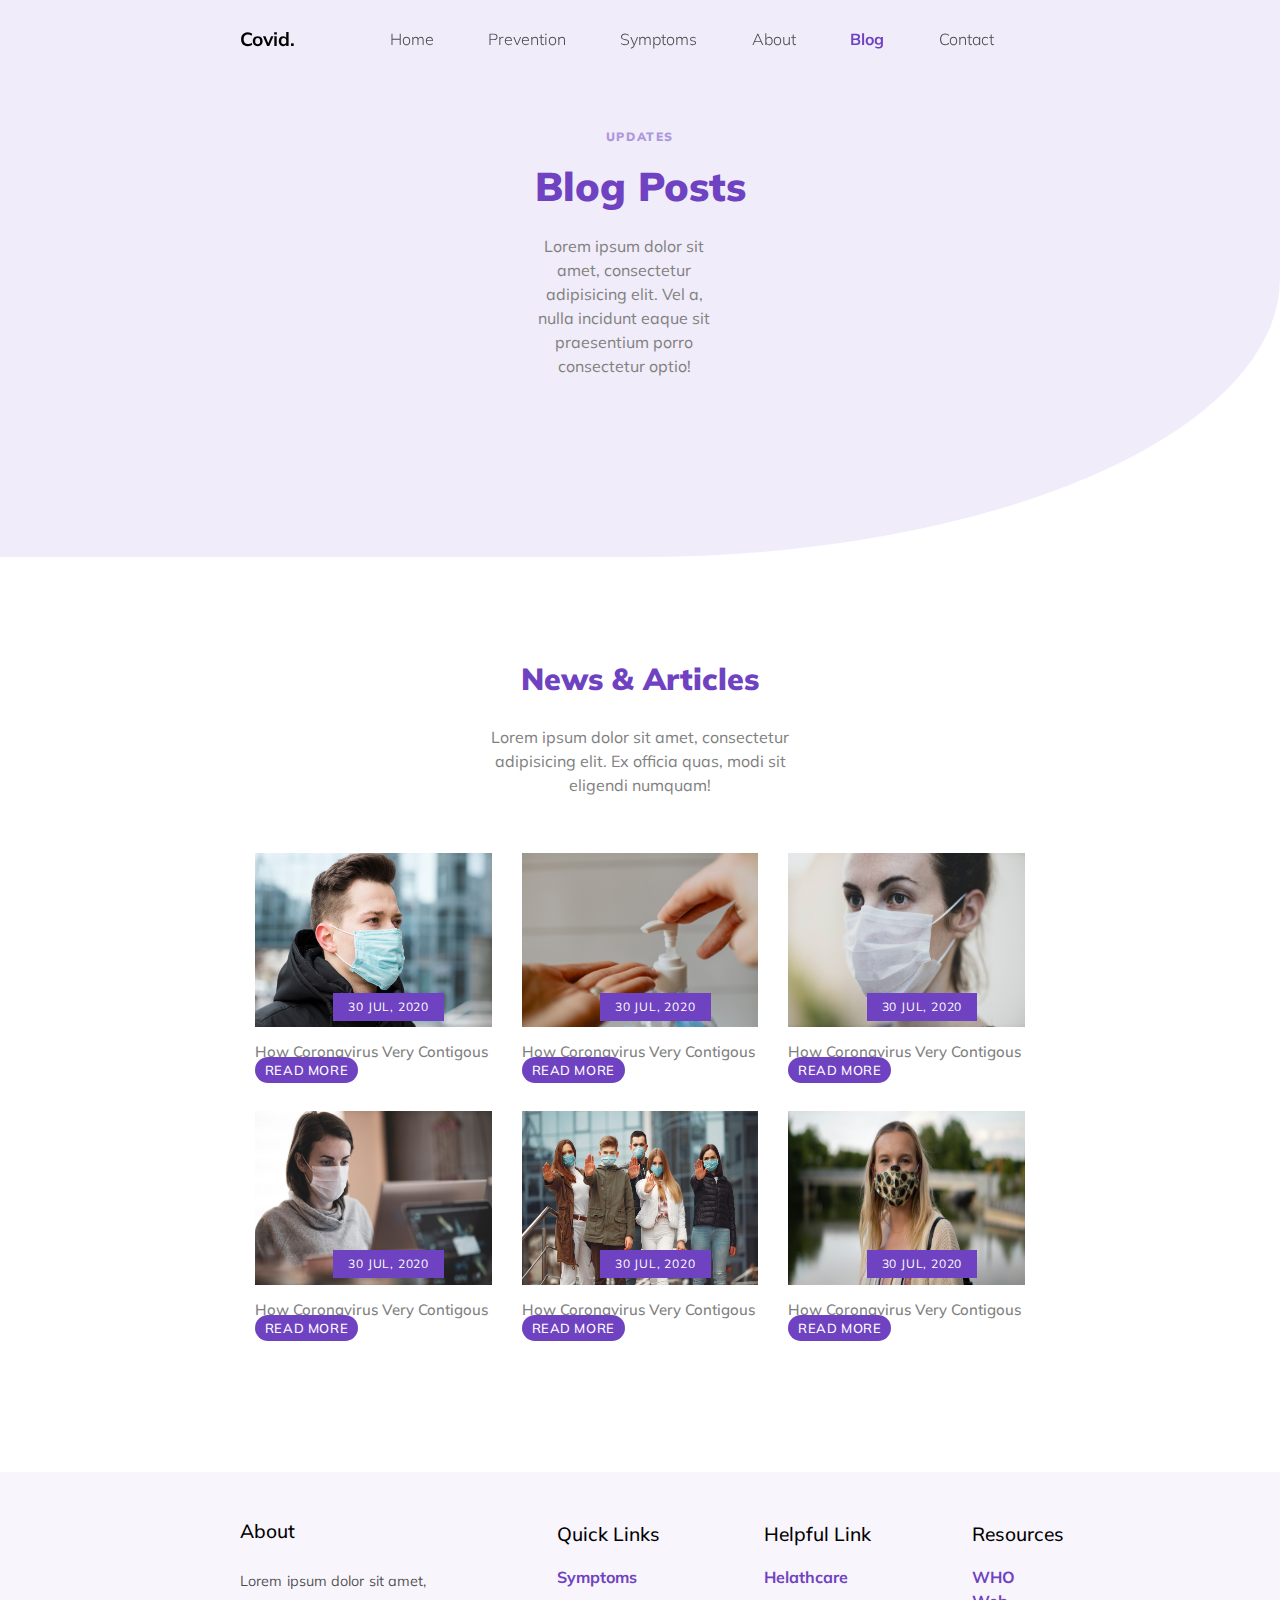
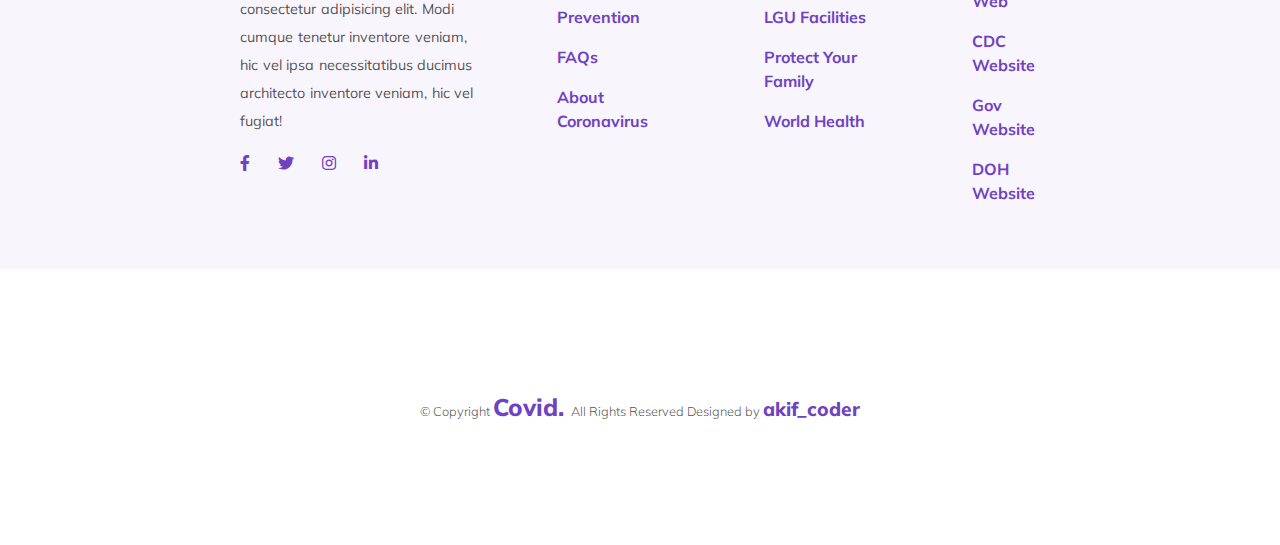
<file: blog.html>
<!DOCTYPE html>
<html>
<head>
	<!--////////////////
	home-section////-->
	<title>Coronavirus</title>
	<link rel="icon" type="image/png" href="img/favicon.png">
	<!-- //////////////
	stylesheet//// -->
	<link rel="stylesheet" type="text/css" href="css/bootstrap.css">
	<link rel="stylesheet" type="text/css" href="css/blog.css">
	<!-- //////////////////
	google fonts////// -->
	<link href="https://fonts.googleapis.com/css2?family=Mulish:wght@300;400;500;600;700;800;900&display=swap" rel="stylesheet">
	<!-- /////////////
	fontawesome// -->
    <link href="https://use.fontawesome.com/releases/v5.13.0/css/all.css" rel="stylesheet">
</head>
<body onload="myFunction()">
    <!-- ///////////
    preloader// -->
    <div id="loading"></div>
<!--//////////////////
navbar////////////-->
<section id="navbar">
<nav class="navbar navbar-expand-lg navbar-light bg-light fixed-top">
	<div class="container-fluid">
	<a class="navbar-brand" href="C:\Users\akif\Desktop\corona/main.html">Covid.</a>
    <button class="navbar-toggler" type="button" data-toggle="collapse" 
        data-target="#navbarTogglerDemo01" aria-controls="navbarTogglerDemo01"
        aria-expanded="false" aria-label="Toggle navigation">
        <span class="navbar-toggler-icon"></span>
        </button>
        <div class="collapse navbar-collapse" id="navbarTogglerDemo01">
        <ul class="navbar-nav ml-auto">
        	<li class="nav-item"><a class="nav-link" href="main.html">Home</a></li>
        	<li class="nav-item"><a class="nav-link" href="prevention.html">Prevention</a></li>
        	<li class="nav-item"><a class="nav-link" href="symptoms.html">symptoms</a></li>
        	<li class="nav-item"><a class="nav-link" href="about.html">about</a></li>
        	<li class="nav-item"><a class="nav-link blog-link" href="blog.html">blog</a></li>
        	<li class="nav-item"><a class="nav-link" href="contact.html">contact</a></li>
        </ul>
  	</div>
    </div>
</nav>
</section>
<!--//////////////////////
navbar-end////////////-->

<!-- //////////////
hero-bg/////// -->
<section id="hero-bg">
  <div class="container-fluid">
  	<div class="row">
  		<div class="col-lg-12"><p class="hero-title-para">UPDATES</p><h1 class="hero-title-h1">Blog Posts</h1>
  			<p class="hero-para">Lorem ipsum dolor sit amet, consectetur adipisicing elit. Vel a, nulla incidunt eaque sit praesentium porro consectetur optio!
  			</p></div>
  	</div>
  </div>  
</section>
<!-- //////////////////
hero-bg-end/////// -->

<!--////////////////////////////
news-and-articles///////////-->
<section id="newsandarticles">
  <h1>news & articles</h1>
  <p>Lorem ipsum dolor sit amet, consectetur adipisicing elit. Ex officia quas, modi sit eligendi numquam!</p>
  <div class="container-fluid">
    <div class="row">

      <div class="col-lg-4 col-md-6"><span>30 Jul, 2020</span><img src="img/news_1.jpg"><h4>How Coronavirus Very Contigous <a href="main.html">Read more</a></h4></div>

      <div class="col-lg-4 col-md-6"><span>30 Jul, 2020</span><img src="img/news_6.jpg"><h4>How Coronavirus Very Contigous <a href="main.html">Read more</a></h4></div>

      <div class="col-lg-4 col-md-6"><span>30 Jul, 2020</span><img src="img/news_3.jpg"><h4>How Coronavirus Very Contigous <a href="main.html">Read more</a></h4></div>

      <div class="col-lg-4 col-md-6"><span>30 Jul, 2020</span><img src="img/news_4.jpg"><h4>How Coronavirus Very Contigous <a href="main.html">Read more</a></h4></div>

      <div class="col-lg-4 col-md-6"><span>30 Jul, 2020</span><img src="img/news_2.jpg"><h4>How Coronavirus Very Contigous <a href="main.html">Read more</a></h4></div>

      <div class="col-lg-4 col-md-6"><span>30 Jul, 2020</span><img src="img/news_5.jpg"><h4>How Coronavirus Very Contigous <a href="main.html">Read more</a></h4></div>
      

    </div>
  </div>
</section>
<!--////////////////////////////////
news-and-articles-end///////////-->

<!--/////////////
links////////-->
<section id="links">
  <div class="container-fluid">
    <div class="row">
      <div class="col-lg-4 col-md-0"><h6>about</h6><p>Lorem ipsum dolor sit amet, consectetur adipisicing elit.
      Modi cumque tenetur inventore veniam, hic vel ipsa necessitatibus ducimus architecto inventore veniam, hic vel fugiat!</p>
      <i class="fab fa-facebook-f"></i> <i class="fab fa-twitter"></i> <i class="fab fa-instagram"></i> <i class="fab fa-linkedin-in"></i></div>
      <div class="col-lg-3 col-md-4"><ul>quick links<li>Symptoms</li><li>Prevention</li><li>FAQs</li><li>About Coronavirus</li></ul></div>
      <div class="col-lg-3 col-md-4"><ul>Helpful Link<li>Helathcare</li><li>LGU Facilities</li><li>Protect Your Family</li><li>World Health</li></ul></div>
      <div class="col-lg-2 col-md-4"><ul>Resources<li>WHO Web</li><li>CDC Website</li><li>Gov Website</li><li>DOH Website</li></ul></div>
    </div>
  </div>
</section>
<!--/////////////////
links-end////////-->

<!--////////////////////
footer//////////////-->
<footer id="footer">
    <div class="container-fluid">
      <div class="copyright">
        &copy; Copyright <span class="footer-covid">Covid. </span> All Rights Reserved Designed by <span class="designedby"> akif_coder</span>
      </div>
    </div>
  </footer>
<!--////////////////////////
footer-end//////////////--> 

























<script type="text/javascript" src="js/jquery.js"></script>
<script type="text/javascript" src="js/bootstrap.js"></script>
<script>
$(window).scroll(function(){
$('nav').toggleClass('scrolled', $(this).scrollTop() > 10);
})  
var preloader = document.getElementById('loading');
function myFunction() {
preloader.style.display = 'none';
}
</script>
</body>
</html>
</file>
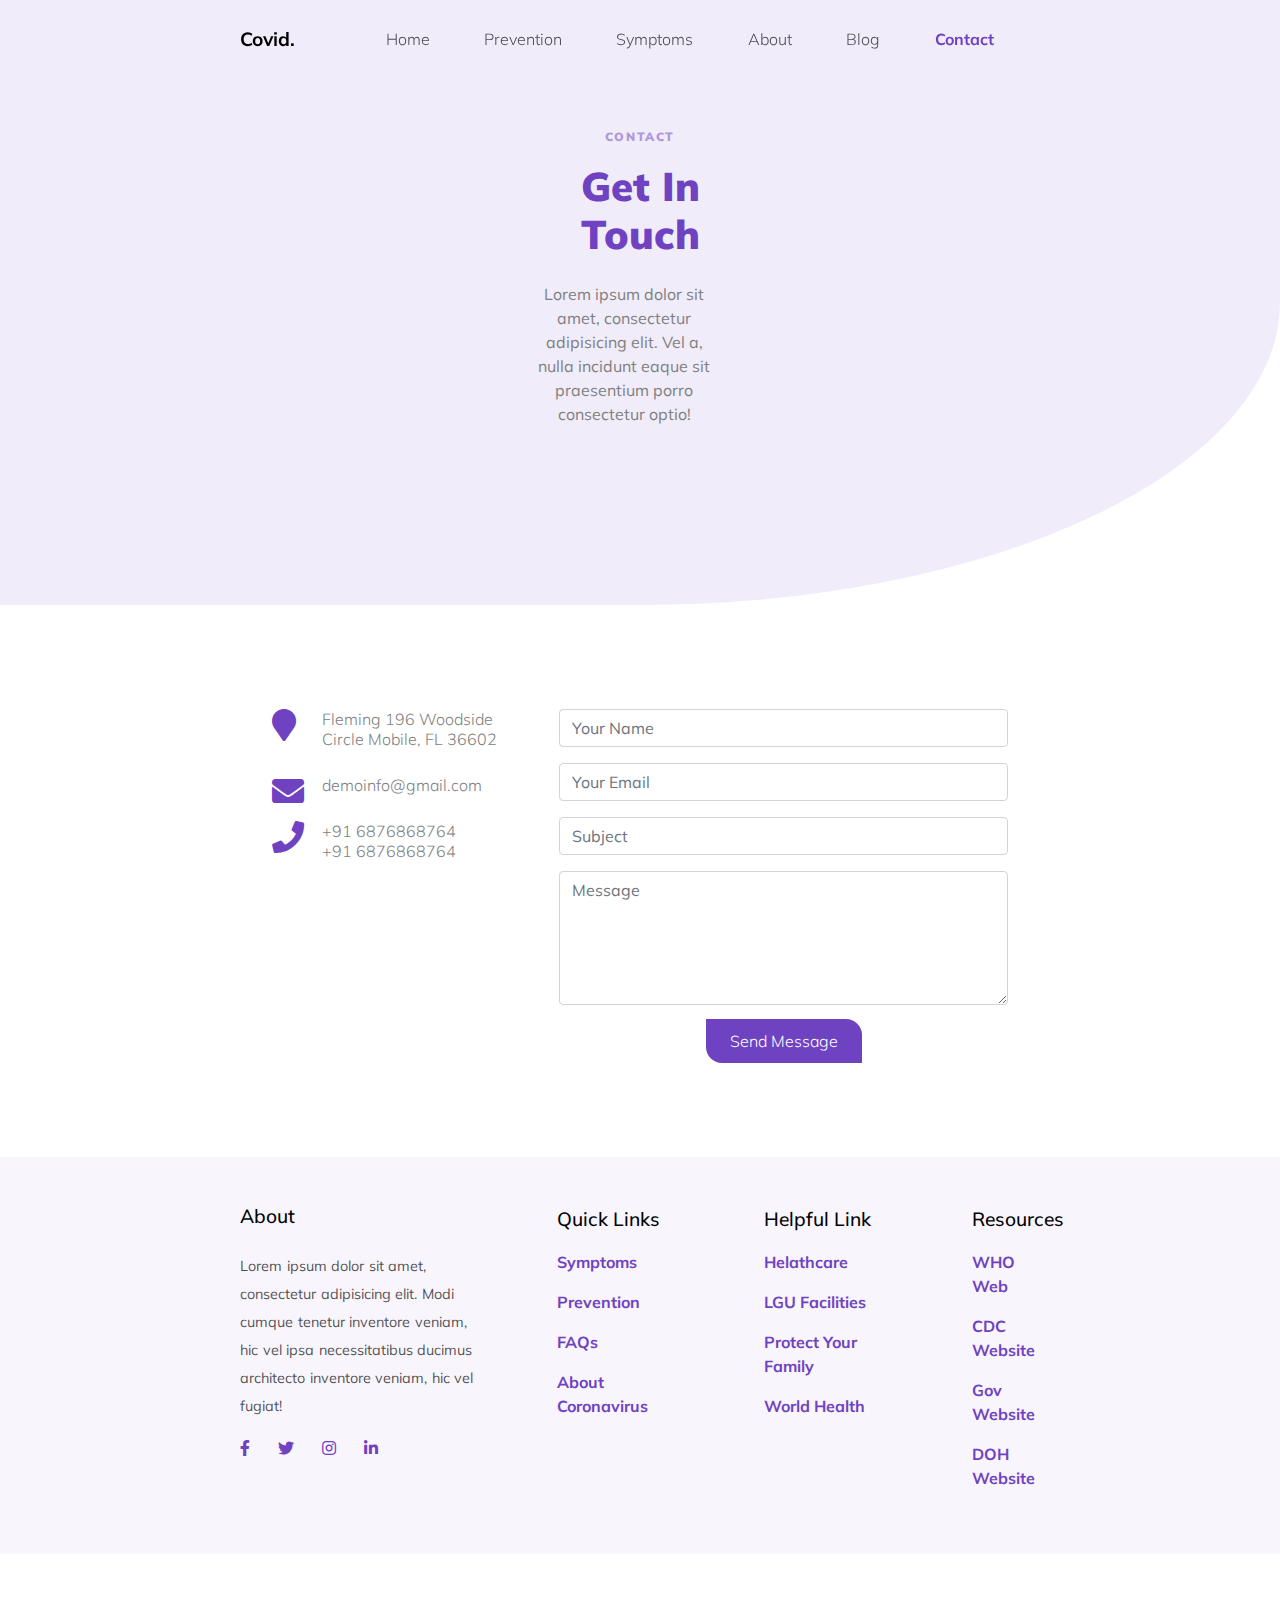
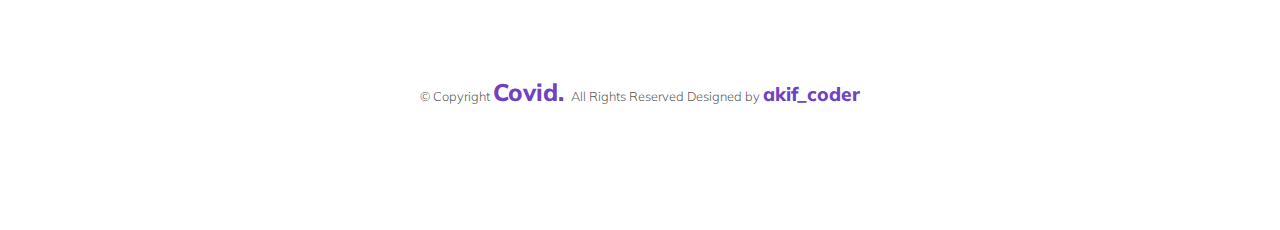
<file: contact.html>
<!DOCTYPE html>
<html>
<head>
	<!--////////////////
	home-section////-->
	<title>Coronavirus</title>
	<link rel="icon" type="image/png" href="img/favicon.png">
	<!-- //////////////
	stylesheet//// -->
	<link rel="stylesheet" type="text/css" href="css/bootstrap.css">
	<link rel="stylesheet" type="text/css" href="css/contact.css">
	<!-- //////////////////
	google fonts////// -->
	<link href="https://fonts.googleapis.com/css2?family=Mulish:wght@300;400;500;600;700;800;900&display=swap" rel="stylesheet">
	<!-- /////////////
	fontawesome// -->
    <link href="https://use.fontawesome.com/releases/v5.13.0/css/all.css" rel="stylesheet">
</head>
<body onload="myFunction()">
    <!-- ///////////
    preloader// -->
    <div id="loading"></div>
<!--//////////////////
navbar////////////-->
<section id="navbar">
<nav class="navbar navbar-expand-lg navbar-light bg-light fixed-top">
	<div class="container-fluid">
	<a class="navbar-brand" href="C:\Users\akif\Desktop\corona/main.html">Covid.</a>
    <button class="navbar-toggler" type="button" data-toggle="collapse" 
        data-target="#navbarTogglerDemo01" aria-controls="navbarTogglerDemo01"
        aria-expanded="false" aria-label="Toggle navigation">
        <span class="navbar-toggler-icon"></span>
        </button>
        <div class="collapse navbar-collapse" id="navbarTogglerDemo01">
        <ul class="navbar-nav ml-auto">
        	<li class="nav-item"><a class="nav-link" href="main.html">Home</a></li>
        	<li class="nav-item"><a class="nav-link" href="prevention.html">Prevention</a></li>
        	<li class="nav-item"><a class="nav-link" href="symptoms.html">symptoms</a></li>
        	<li class="nav-item"><a class="nav-link" href="about.html">about</a></li>
        	<li class="nav-item"><a class="nav-link" href="blog.html">blog</a></li>
        	<li class="nav-item"><a class="nav-link blog-link" href="contact.html">contact</a></li>
        </ul>
  	</div>
    </div>
</nav>
</section>
<!--//////////////////////
navbar-end////////////-->

<!-- //////////////
hero-bg/////// -->
<section id="hero-bg">
  <div class="container-fluid">
  	<div class="row">
  		<div class="col-lg-12"><p class="hero-title-para">CONTACT</p><h1 class="hero-title-h1">Get In Touch</h1>
  			<p class="hero-para">Lorem ipsum dolor sit amet, consectetur adipisicing elit. Vel a, nulla incidunt eaque sit praesentium porro consectetur optio!
  			</p></div>
  	</div>
  </div>  
</section>
<!-- //////////////////
hero-bg-end/////// -->

<!-- ////////////
contact///// -->
<section id="contact">
      <div class="container-fluid">
        <div class="row justify-content-center">
          <div class="col-lg-3 col-md-4">
            <div class="info">
              <div>
                <i class="fa fa-map-marker form-icon" style="color: #e91327"></i>
                <p class="form-icon-para">Fleming 196 Woodside Circle Mobile, FL 36602</p>
              </div>

              <div>
                <i class="fa fa-envelope form-icon" style="color: #e91327"></i>
                <p class="form-icon-para"><a href="#">demoinfo@gmail.com</a></p>
              </div>

              <div>
                <i class="fa fa-phone form-icon" style="color: #e91327"></i>
                <p class="form-icon-para">+91 6876868764<br>+91 6876868764</p>
              </div>

            </div>
          </div>

          <div class="col-lg-5 col-md-8">
            <div class="form">
              <form>
                <div class="form-group">
                  <input type="text" name="name"  class="form-control" required placeholder="Your Name">
                </div>
                <div class="form-group">
                  <input type="email" class="form-control" name="email" required placeholder="Your Email">
                </div>
                <div class="form-group">
                  <input type="text" class="form-control" name="subject" required placeholder="Subject">
                </div>
                <div class="form-group">
                  <textarea class="form-control" name="message" rows="5" required placeholder="Message"></textarea>
                </div>
                <div class="sendbtn" class="text-center"><a class="send-btn" href="#">Send Message</a></div>
              </form>
            </div>
          </div>
        </div>
      </div>
</section>
<!-- ////////////////
contact-end///// -->

<!--/////////////
links////////-->
<section id="links">
  <div class="container-fluid">
    <div class="row">
      <div class="col-lg-4 col-md-0"><h6>about</h6><p>Lorem ipsum dolor sit amet, consectetur adipisicing elit.
      Modi cumque tenetur inventore veniam, hic vel ipsa necessitatibus ducimus architecto inventore veniam, hic vel fugiat!</p>
      <i class="fab fa-facebook-f"></i> <i class="fab fa-twitter"></i> <i class="fab fa-instagram"></i> <i class="fab fa-linkedin-in"></i></div>
      <div class="col-lg-3 col-md-4"><ul>quick links<li>Symptoms</li><li>Prevention</li><li>FAQs</li><li>About Coronavirus</li></ul></div>
      <div class="col-lg-3 col-md-4"><ul>Helpful Link<li>Helathcare</li><li>LGU Facilities</li><li>Protect Your Family</li><li>World Health</li></ul></div>
      <div class="col-lg-2 col-md-4"><ul>Resources<li>WHO Web</li><li>CDC Website</li><li>Gov Website</li><li>DOH Website</li></ul></div>
    </div>
  </div>
</section>
<!--/////////////////
links-end////////-->

<!--////////////////////
footer//////////////-->
<footer id="footer">
    <div class="container-fluid">
      <div class="copyright">
        &copy; Copyright <span class="footer-covid">Covid. </span> All Rights Reserved Designed by <span class="designedby"> akif_coder</span>
      </div>
    </div>
  </footer>
<!--////////////////////////
footer-end//////////////--> 


<script type="text/javascript" src="js/jquery.js"></script>
<script type="text/javascript" src="js/bootstrap.js"></script>
<script>
$(window).scroll(function(){
$('nav').toggleClass('scrolled', $(this).scrollTop() > 10);
})  
var preloader = document.getElementById('loading');
function myFunction() {
preloader.style.display = 'none';
}
</script>
</body>
</html>
</file>
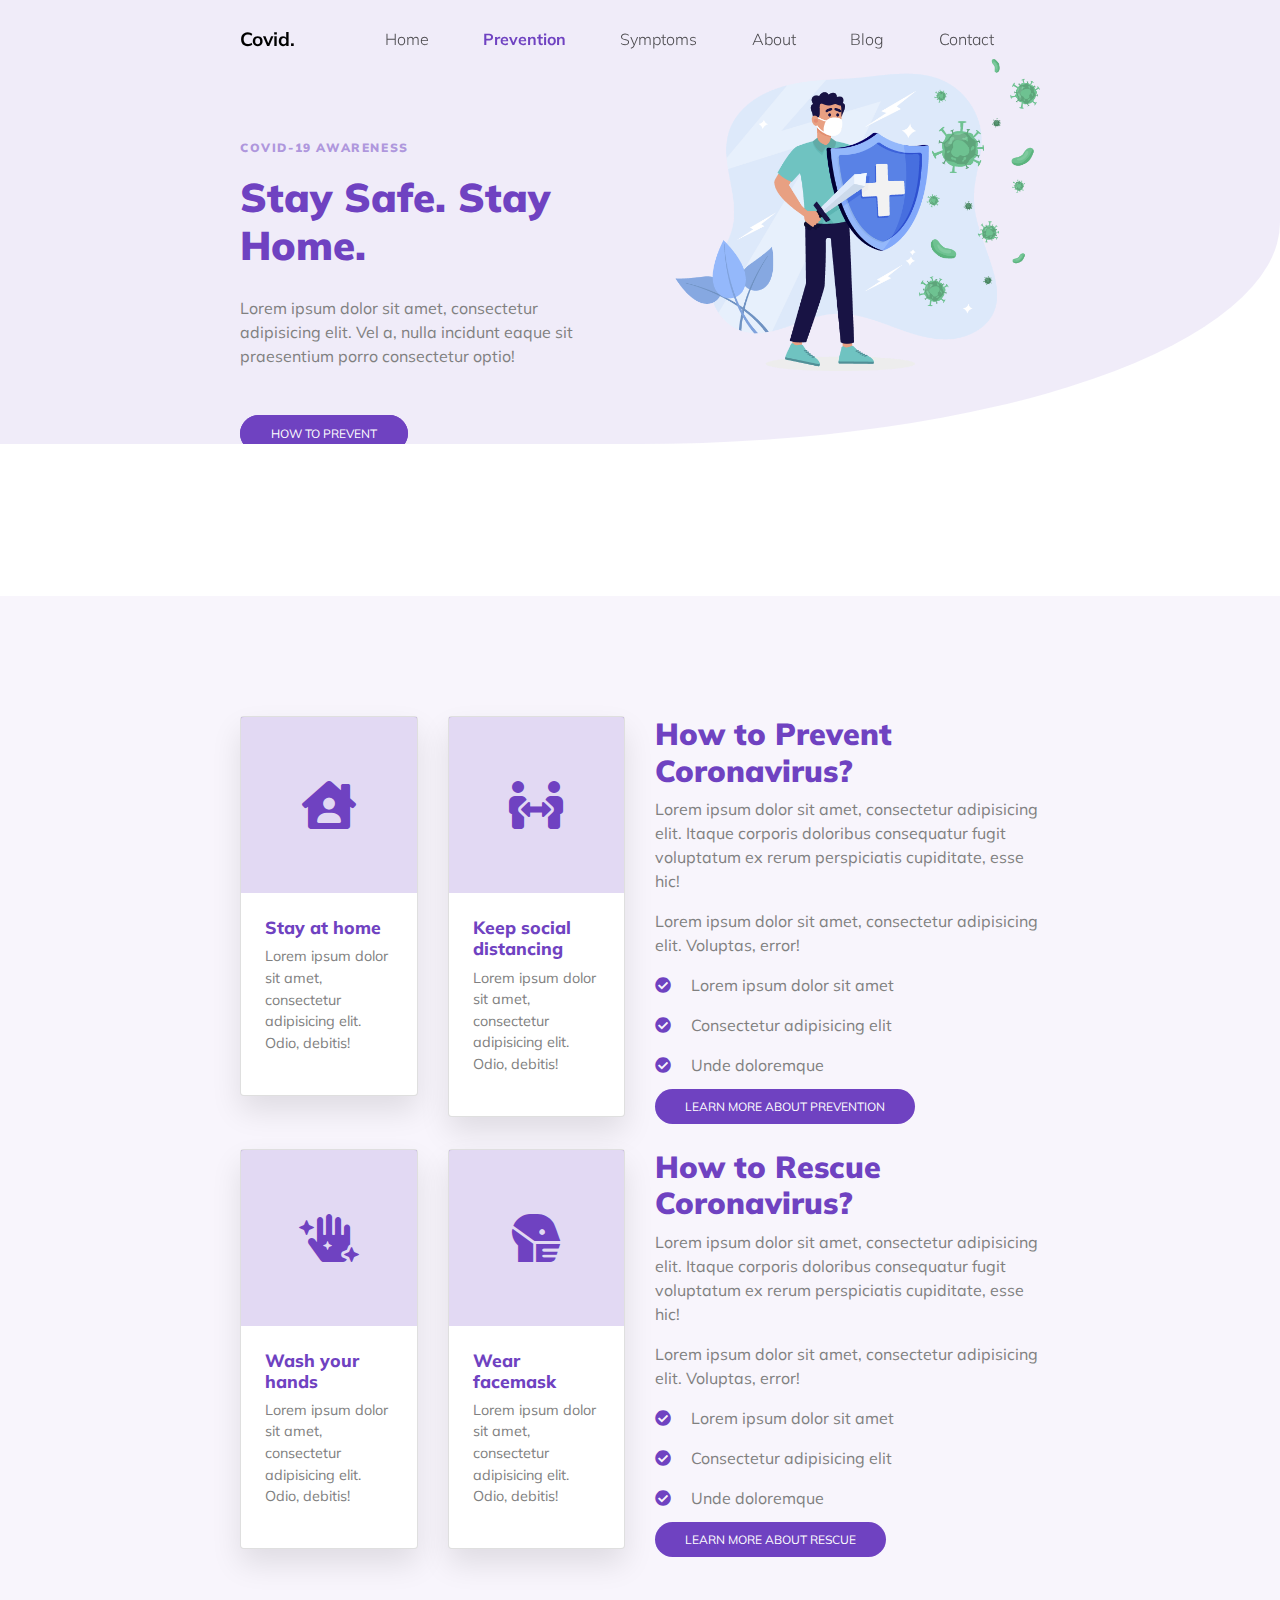
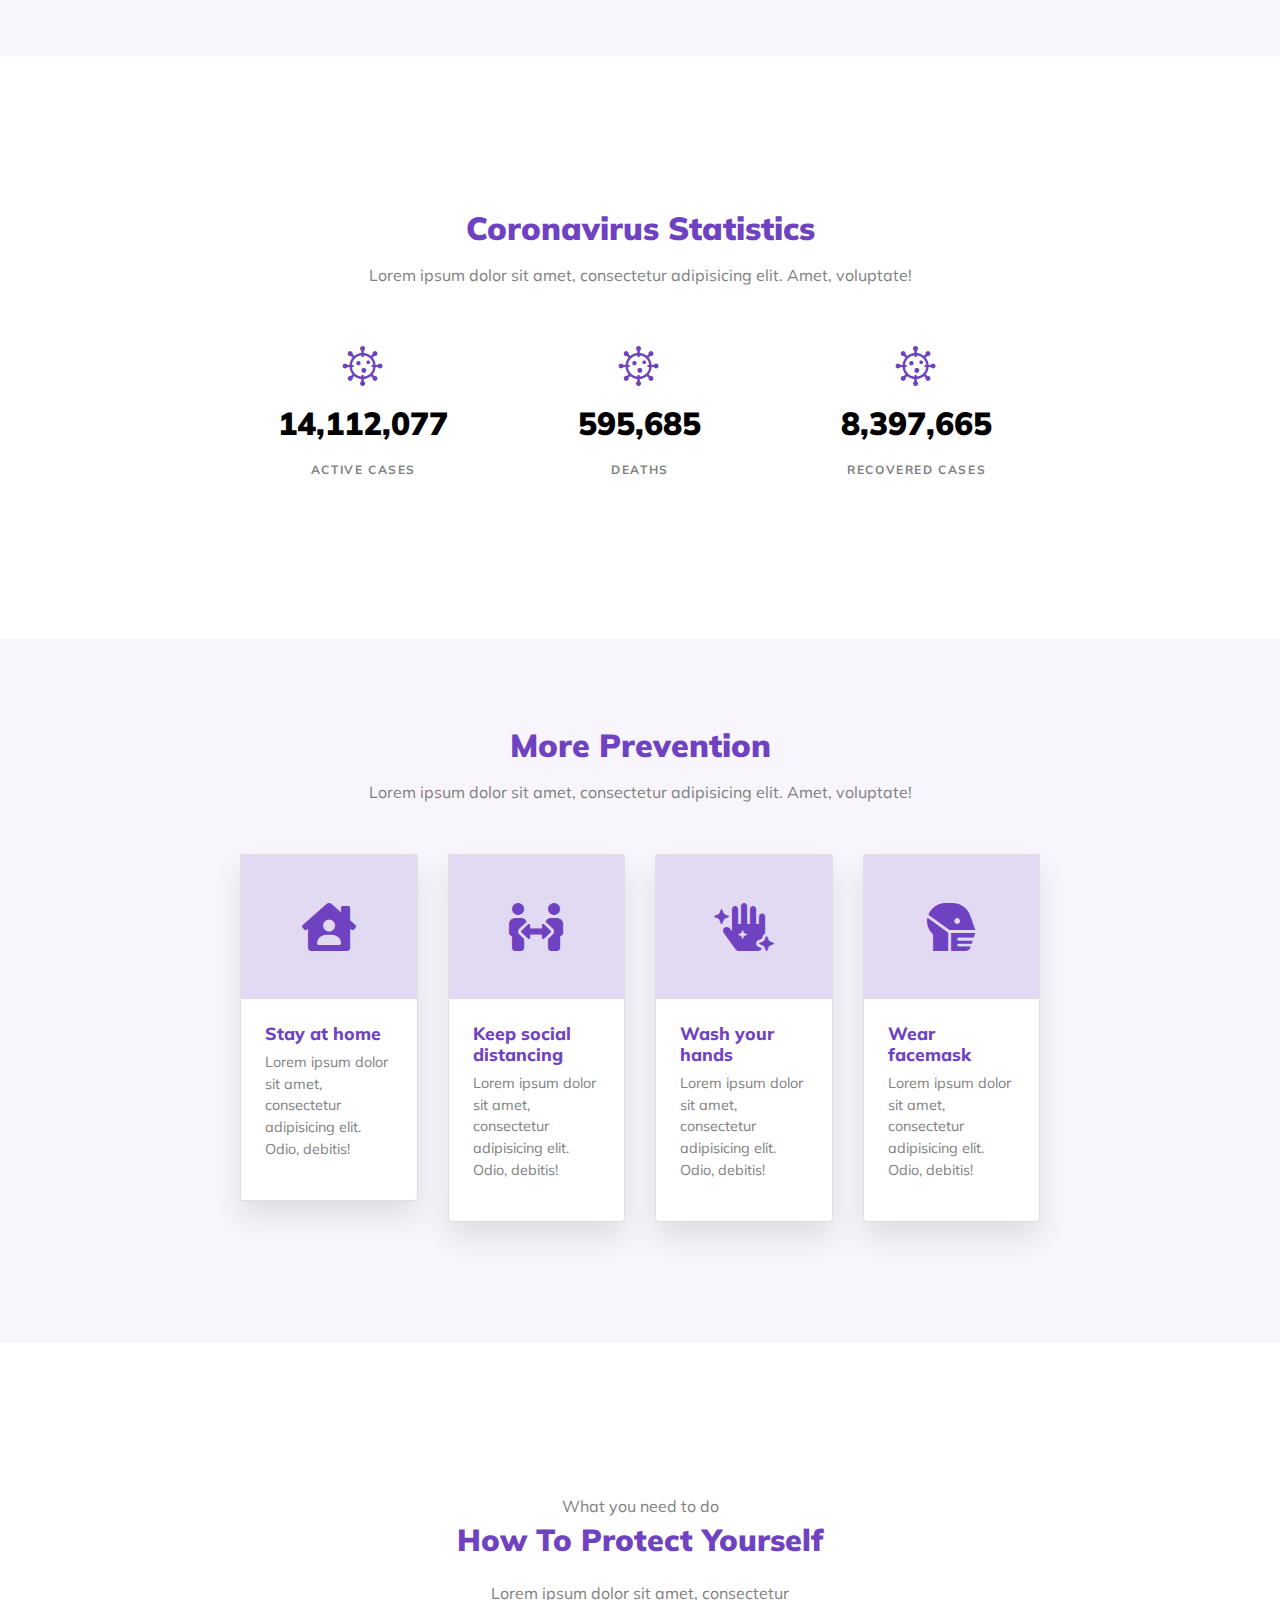
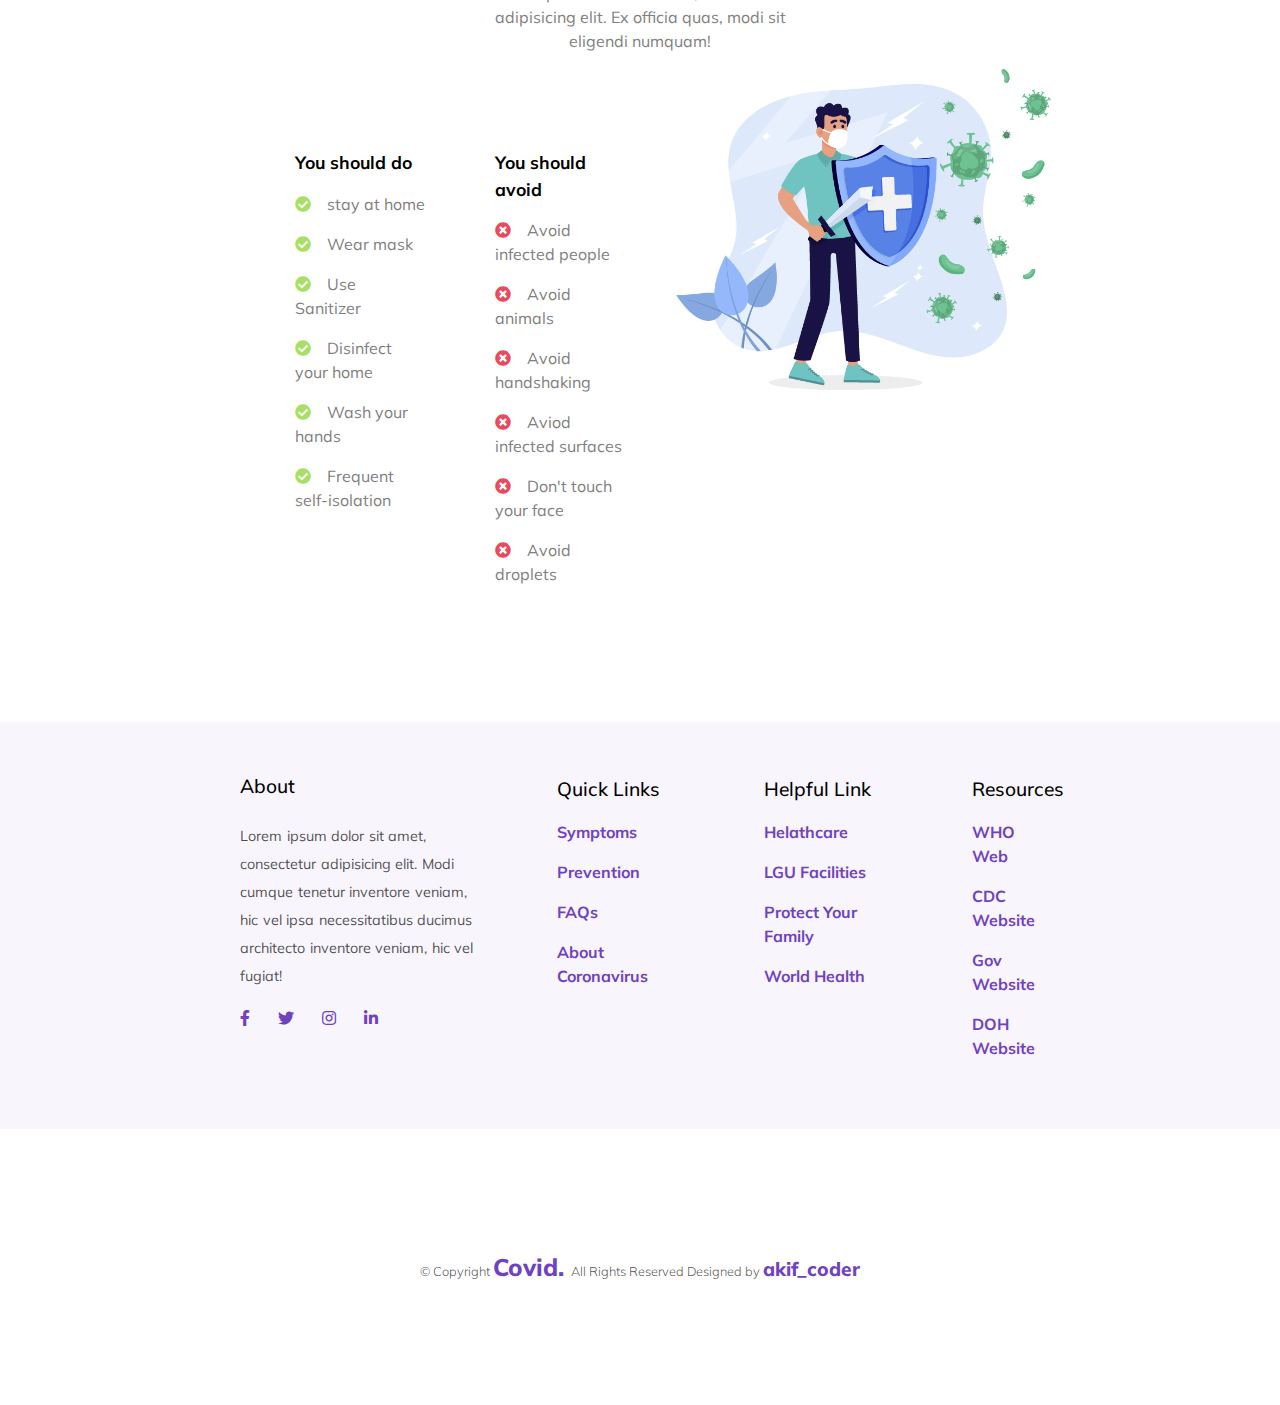
<file: prevention.html>
<!DOCTYPE html>
<html>
<head>
	<title>Coronavirus</title>
	<link rel="icon" type="image/png" href="img/favicon.png">
	<!-- //////////////
	stylesheet//// -->
	<link rel="stylesheet" type="text/css" href="css/bootstrap.css">
	<link rel="stylesheet" type="text/css" href="css/prevention.css">
	<!-- //////////////////
	google fonts////// -->
	<link href="https://fonts.googleapis.com/css2?family=Mulish:wght@300;400;500;600;700;800;900&display=swap" rel="stylesheet">
	<!-- /////////////
	fontawesome// -->
    <link href="https://use.fontawesome.com/releases/v5.13.0/css/all.css" rel="stylesheet">
</head>
</head>
<body onload="myFunction()">
    <!-- ///////////
    preloader// -->
    <div id="loading"></div>
<!--//////////////////
navbar////////////-->
<section id="navbar">
<nav class="navbar navbar-expand-lg navbar-light bg-light fixed-top">
	<div class="container-fluid">
	<a class="navbar-brand" href="C:\Users\akif\Desktop\corona/main.html">Covid.</a>
    <button class="navbar-toggler" type="button" data-toggle="collapse" 
        data-target="#navbarTogglerDemo01" aria-controls="navbarTogglerDemo01"
        aria-expanded="false" aria-label="Toggle navigation">
        <span class="navbar-toggler-icon"></span>
        </button>
        <div class="collapse navbar-collapse" id="navbarTogglerDemo01">
        <ul class="navbar-nav ml-auto">
        	<li class="nav-item"><a class="nav-link" href="main.html">Home</a></li>
        	<li class="nav-item"><a class="nav-link prevention-link" href="prevention.html">Prevention</a></li>
        	<li class="nav-item"><a class="nav-link" href="symptoms.html">symptoms</a></li>
        	<li class="nav-item"><a class="nav-link" href="about.html">about</a></li>
        	<li class="nav-item"><a class="nav-link" href="blog.html">blog</a></li>
        	<li class="nav-item"><a class="nav-link" href="contact.html">contact</a></li>
        </ul>
  	</div>
    </div>
</nav>
</section>
<!--//////////////////////
navbar-end////////////-->

<!-- //////////////
hero-bg/////// -->
<section id="hero-bg">
  <div class="container-fluid">
  	<div class="row">
  		<div class="col-lg-6"><p class="hero-title-para">COVID-19 AWARENESS</p><h1 class="hero-title-h1">Stay Safe. Stay Home.</h1>
  			<p class="hero-para">Lorem ipsum dolor sit amet, consectetur adipisicing elit. Vel a, nulla incidunt eaque sit praesentium
  			porro consectetur optio!</p><a href="main.html">how to prevent</a></div>
  		<div class="col-lg-6"><img src="img/protect.png" width="100%"></div>
  	</div>
  </div>  
</section>
<!-- //////////////////
hero-bg-end/////// -->

<!--////////////////////////////////
how-to-prevent-coronavirus///// -->
<section id="howtopreventcoronavirus">
 <div class="container-fluid">
 	<div class="row">
       <div class="col-lg-3 col-md-6"><div class="card">
       	<div class="icon"><i class="fas fa-house-user"></i></div>
          <h5>Stay at home</h5>
          <p>Lorem ipsum dolor sit amet, consectetur adipisicing elit. Odio, debitis!</p>
        </div>
        </div>
 		<div class="col-lg-3 col-md-6"><div class="card">
        <div class="icon"><i class="fas fa-people-arrows"></i></div>
          <h5>Keep social distancing</h5>
          <p>Lorem ipsum dolor sit amet, consectetur adipisicing elit. Odio, debitis!</p>
        </div>
        </div>

 		<div class="col-lg-6 col-md-12"><h1>How to Prevent Coronavirus?</h1><p>Lorem ipsum dolor sit amet,
 		consectetur adipisicing elit. Itaque corporis doloribus consequatur fugit voluptatum ex
 	    rerum perspiciatis cupiditate, esse hic!</p><p>Lorem ipsum dolor sit amet, consectetur
 	    adipisicing elit. Voluptas, error!</p>
 	        <p class="icon-para"><i class="fas fa-check-circle"></i> Lorem ipsum dolor sit amet</p>
            <p class="icon-para"><i class="fas fa-check-circle"></i> Consectetur adipisicing elit</p>
            <p class="icon-para"><i class="fas fa-check-circle"></i> Unde doloremque</p>
            <a href="main.html">learn more about prevention</a></div>	
 	    </div>

 	<div class="row">
 		<div class="col-lg-3 col-md-6"><div class="card">
        <div class="icon"><i class="fas fa-hand-sparkles"></i></div>
          <h5>Wash your hands</h5> 
          <p>Lorem ipsum dolor sit amet, consectetur adipisicing elit. Odio, debitis!</p>
        </div>
        </div>

 		<div class="col-lg-3 col-md-6"><div class="card">
        <div class="icon"><i class="fas fa-head-side-mask"></i></div>
          <h5>Wear facemask</h5>
          <p>Lorem ipsum dolor sit amet, consectetur adipisicing elit. Odio, debitis!</p>
        </div>
        </div>
<div class="col-lg-6 col-md-12"><h1>How to Rescue Coronavirus?</h1><p>Lorem ipsum dolor sit amet, 
 		consectetur adipisicing elit. Itaque corporis doloribus consequatur fugit voluptatum ex 
 	    rerum perspiciatis cupiditate, esse hic!</p><p>Lorem ipsum dolor sit amet, consectetur 
 	    adipisicing elit. Voluptas, error!</p>
 	        <p class="icon-para"><i class="fas fa-check-circle"></i> Lorem ipsum dolor sit amet</p>
            <p class="icon-para"><i class="fas fa-check-circle"></i> Consectetur adipisicing elit</p>
            <p class="icon-para"><i class="fas fa-check-circle"></i> Unde doloremque</p>
            <a href="main.html">learn more about rescue</a></div>	
 	    </div>

 	</div>
 </div>
</section>
<!--////////////////////////////////////
how-to-prevent-coronavirus-end///// -->

<!--///////////////////////////
coronavirus-statistics/////-->
<section id="coronavirusstatistics">
	<h1>Coronavirus Statistics</h1>
	<p>Lorem ipsum dolor sit amet, consectetur adipisicing elit. Amet, voluptate!</p>
	<div class="container-fluid">
		<div class="row">
			<div class="col-lg-4 col-md-4"><img src="img/icon/virus.png"><h3>14,112,077</h3><h5>Active cases</h5></div>
			<div class="col-lg-4 col-md-4"><img src="img/icon/virus.png"><h3>595,685</h3><h5>deaths</h5></div>
			<div class="col-lg-4 col-md-4"><img src="img/icon/virus.png"><h3>8,397,665</h3><h5>RECOVERED CASES</h5></div>
		</div>
	</div>
</section>
<!--///////////////////////////////
coronavirus-statistics-end/////-->

<!--//////////////////////////////
more-prevention///////////////-->
<section id="moreprevention">
	<h1>more prevention</h1>
	<p>Lorem ipsum dolor sit amet, consectetur adipisicing elit. Amet, voluptate!</p>
	<div class="container-fluid">
		<div class="row">
			<div class="col-lg-3 col-md-6"><div class="card">
       	<div class="icon"><i class="fas fa-house-user"></i></div>
          <h5>Stay at home</h5>
          <p>Lorem ipsum dolor sit amet, consectetur adipisicing elit. Odio, debitis!</p>
        </div>
        </div>
 		<div class="col-lg-3 col-md-6"><div class="card">
        <div class="icon"><i class="fas fa-people-arrows"></i></div>
          <h5>Keep social distancing</h5>
          <p>Lorem ipsum dolor sit amet, consectetur adipisicing elit. Odio, debitis!</p>
        </div>
        </div>
		<div class="col-lg-3 col-md-6"><div class="card">
        <div class="icon"><i class="fas fa-hand-sparkles"></i></div>
          <h5>Wash your hands</h5> 
          <p>Lorem ipsum dolor sit amet, consectetur adipisicing elit. Odio, debitis!</p>
        </div>
        </div>
 		<div class="col-lg-3 col-md-6"><div class="card">
        <div class="icon"><i class="fas fa-head-side-mask"></i></div>
          <h5>Wear facemask</h5>
          <p>Lorem ipsum dolor sit amet, consectetur adipisicing elit. Odio, debitis!</p>
        </div>
        </div>
		</div>
	</div>
</section>
<!--//////////////////////////////////
more-prevention-end///////////////-->

<!--/////////////////////////////////
how-to-protect-your-self/////////-->
<section id="howtoprotectyourself">
	<p>What you need to do</p>
	<h1>how to protect yourself</h1>
	<p class="p2">Lorem ipsum dolor sit amet, consectetur adipisicing elit. Ex officia quas, modi sit eligendi numquam!</p>
	<div class="container-fluid">
		<div class="row">
			<div class="col-lg-3 col-md-5"><ul>You should do
				<li><i class="fas fa-check-circle"></i>stay at home</li>
			    <li><i class="fas fa-check-circle"></i>Wear mask</li>
			    <li><i class="fas fa-check-circle"></i>Use Sanitizer</li>
			    <li><i class="fas fa-check-circle"></i>Disinfect your home</li>
			    <li><i class="fas fa-check-circle"></i>Wash your hands</li>
			    <li><i class="fas fa-check-circle"></i>Frequent self-isolation</li>
			</ul></div>
			<div class="col-lg-3 col-md-5 second"><ul>You should avoid
				<li><i class="fas fa-times-circle"></i>Avoid infected people</li>
			    <li><i class="fas fa-times-circle"></i>Avoid animals</li>
			    <li><i class="fas fa-times-circle"></i>Avoid handshaking</li>
			    <li><i class="fas fa-times-circle"></i>Aviod infected surfaces</li>
			    <li><i class="fas fa-times-circle"></i>Don't touch your face</li>
			    <li><i class="fas fa-times-circle"></i>Avoid droplets</li>
			</ul></div>
			<div class="col-lg-6"><img src="img/protect.png"></div>
		</div>
	</div>
</section>
<!--//////////////////////////////////////
how-to-protect-your-self-end//////////-->

<!--/////////////
links////////-->
<section id="links">
	<div class="container-fluid">
		<div class="row">
			<div class="col-lg-4 col-md-0"><h6>about</h6><p>Lorem ipsum dolor sit amet, consectetur adipisicing elit.
			Modi cumque tenetur inventore veniam, hic vel ipsa necessitatibus ducimus architecto inventore veniam, hic vel fugiat!</p>
			<i class="fab fa-facebook-f"></i> <i class="fab fa-twitter"></i> <i class="fab fa-instagram"></i> <i class="fab fa-linkedin-in"></i></div>
			<div class="col-lg-3 col-md-4"><ul>quick links<li>Symptoms</li><li>Prevention</li><li>FAQs</li><li>About Coronavirus</li></ul></div>
			<div class="col-lg-3 col-md-4"><ul>Helpful Link<li>Helathcare</li><li>LGU Facilities</li><li>Protect Your Family</li><li>World Health</li></ul></div>
			<div class="col-lg-2 col-md-4"><ul>Resources<li>WHO Web</li><li>CDC Website</li><li>Gov Website</li><li>DOH Website</li></ul></div>
		</div>
	</div>
</section>
<!--/////////////////
links-end////////-->

<!--////////////////////
footer//////////////-->
<footer id="footer">
    <div class="container-fluid">
      <div class="copyright">
        &copy; Copyright <span class="footer-covid">Covid. </span> All Rights Reserved Designed by <span class="designedby"> akif_coder</span>
      </div>
    </div>
  </footer>
<!--////////////////////////
footer-end//////////////-->

<script type="text/javascript" src="js/jquery.js"></script>
<script type="text/javascript" src="js/bootstrap.js"></script>
<script>
$(window).scroll(function(){
$('nav').toggleClass('scrolled', $(this).scrollTop() > 10);
})  
var preloader = document.getElementById('loading');
function myFunction() {
preloader.style.display = 'none';
}
</script>
</body>
</html>
</file>
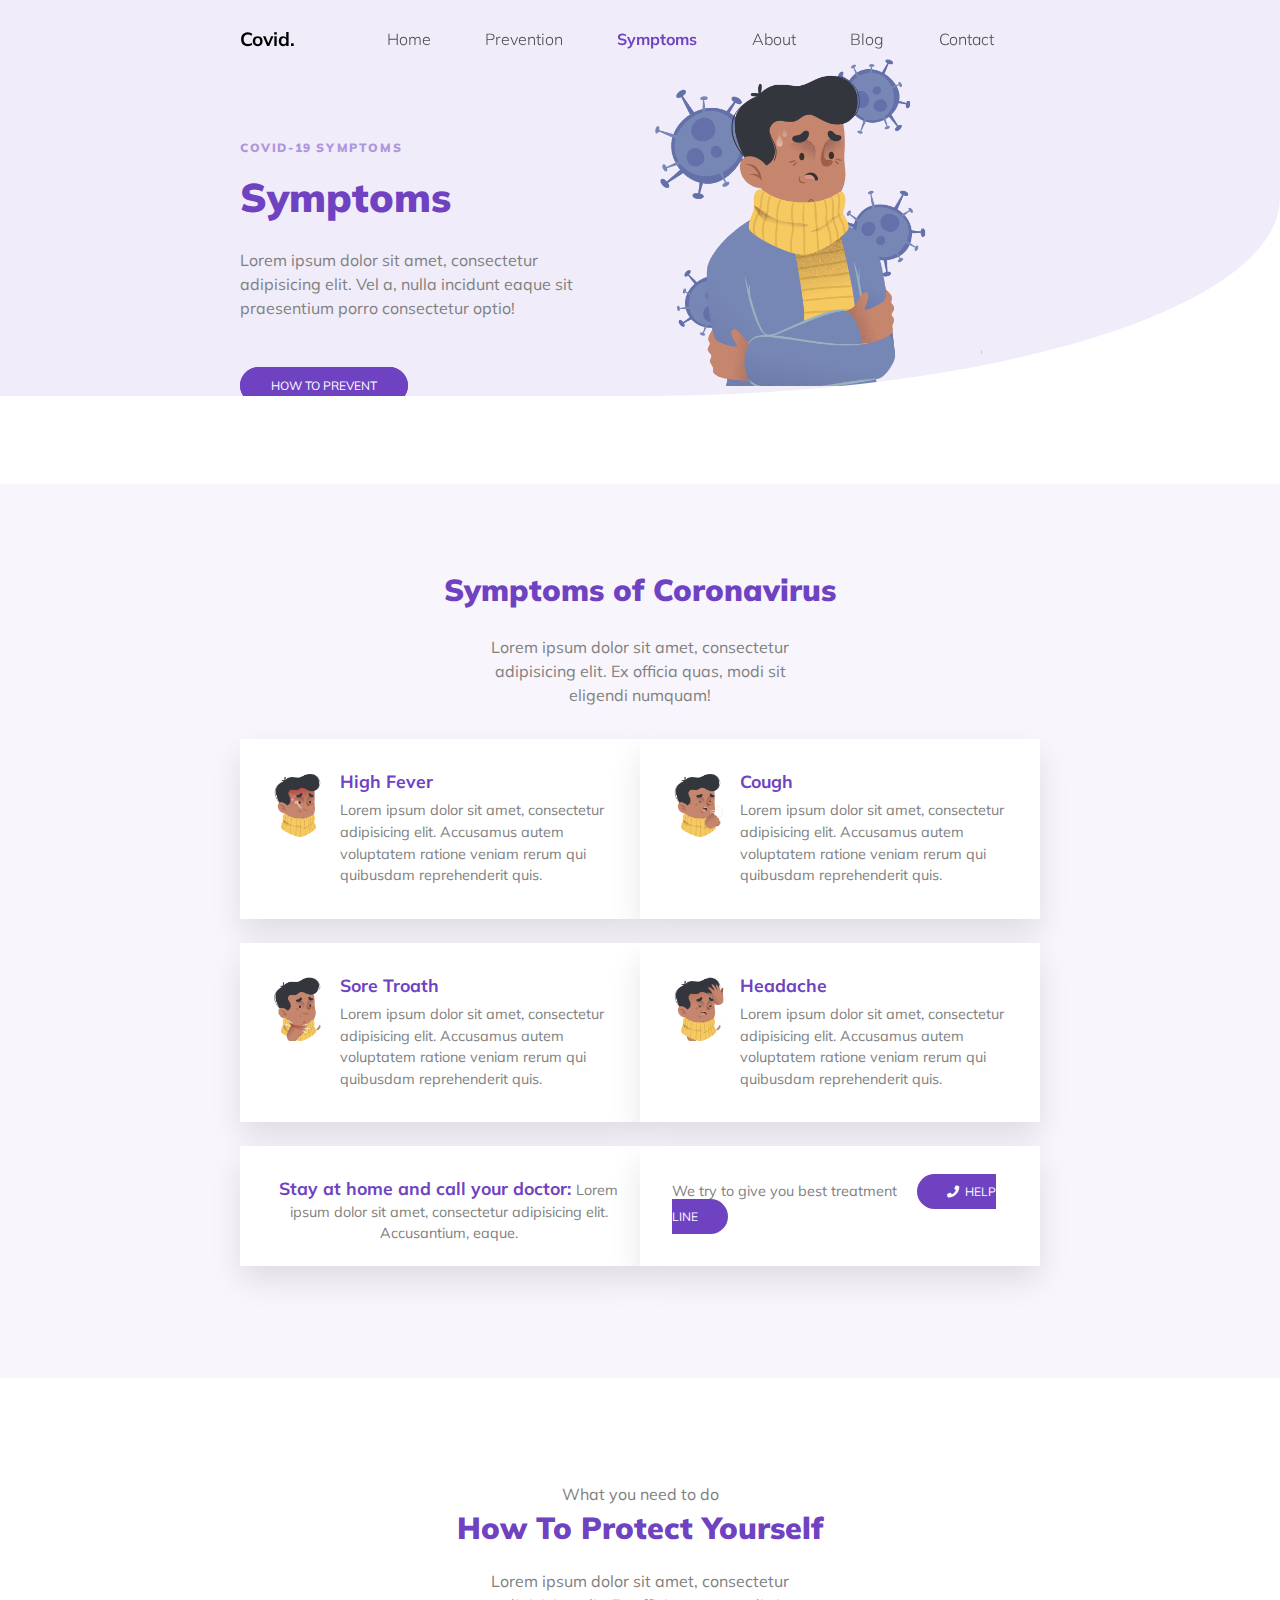
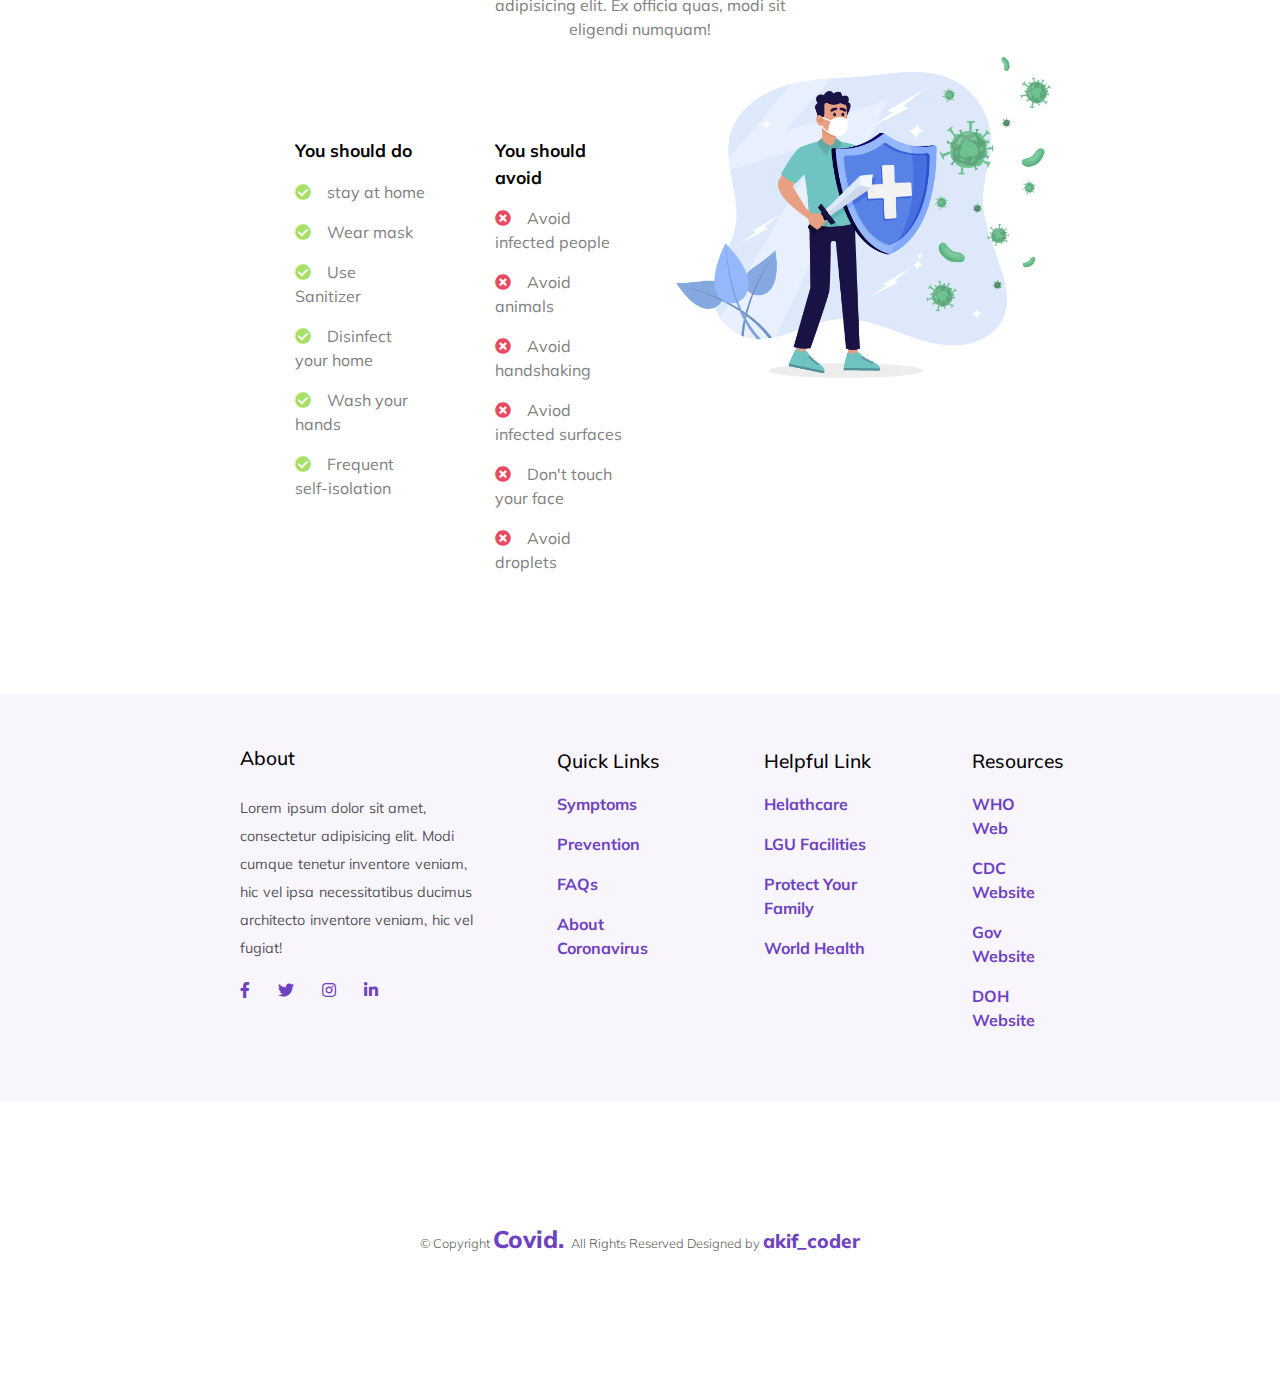
<file: symptoms.html>
<!DOCTYPE html>
<html>
<head>
	<!--////////////////
	home-section////-->
	<title>Coronavirus</title>
	<link rel="icon" type="image/png" href="img/favicon.png">
	<!-- //////////////
	stylesheet//// -->
	<link rel="stylesheet" type="text/css" href="css/bootstrap.css">
	<link rel="stylesheet" type="text/css" href="css/symptoms.css">
	<!-- //////////////////
	google fonts////// -->
	<link href="https://fonts.googleapis.com/css2?family=Mulish:wght@300;400;500;600;700;800;900&display=swap" rel="stylesheet">
	<!-- /////////////
	fontawesome// -->
    <link href="https://use.fontawesome.com/releases/v5.13.0/css/all.css" rel="stylesheet">
</head>
<body onload="myFunction()">
    <!-- ///////////
    preloader// -->
    <div id="loading"></div>
<!--//////////////////
navbar////////////-->
<section id="navbar">
<nav class="navbar navbar-expand-lg navbar-light bg-light fixed-top">
	<div class="container-fluid">
	<a class="navbar-brand" href="C:\Users\akif\Desktop\corona/main.html">Covid.</a>
    <button class="navbar-toggler" type="button" data-toggle="collapse" 
        data-target="#navbarTogglerDemo01" aria-controls="navbarTogglerDemo01"
        aria-expanded="false" aria-label="Toggle navigation">
        <span class="navbar-toggler-icon"></span>
        </button>
        <div class="collapse navbar-collapse" id="navbarTogglerDemo01">
        <ul class="navbar-nav ml-auto">
        	<li class="nav-item"><a class="nav-link" href="main.html">Home</a></li>
        	<li class="nav-item"><a class="nav-link" href="prevention.html">Prevention</a></li>
        	<li class="nav-item"><a class="nav-link symptoms-link" href="symptoms.html">symptoms</a></li>
        	<li class="nav-item"><a class="nav-link" href="about.html">about</a></li>
        	<li class="nav-item"><a class="nav-link" href="blog.html">blog</a></li>
        	<li class="nav-item"><a class="nav-link" href="contact.html">contact</a></li>
        </ul>
  	</div>
    </div>
</nav>
</section>
<!--//////////////////////
navbar-end////////////-->

<!-- //////////////
hero-bg/////// -->
<section id="hero-bg">
  <div class="container-fluid">
    <div class="row">
        <div class="col-lg-6"><p class="hero-title-para">COVID-19 SYMPTOMS</p><h1 class="hero-title-h1">Symptoms</h1>
            <p class="hero-para">Lorem ipsum dolor sit amet, consectetur adipisicing elit. Vel a, nulla incidunt eaque sit praesentium
            porro consectetur optio!</p><a href="main.html">how to prevent</a></div>
        <div class="col-lg-6"><img src="img/symptoms.png" width="85%"></div>
    </div>
  </div>  
</section>
<!-- //////////////////
hero-bg-end/////// -->

<!--//////////////////////////////
symptoms-of-coronavirus///////-->
<section id="symptomsofcoronavirus">
    <h1>Symptoms of Coronavirus</h1>
    <P class="symptomsofcoronavirus-title-para">Lorem ipsum dolor sit amet, consectetur adipisicing elit. Ex officia quas, modi sit eligendi numquam!</P>
    <div class="container-fluid">
          <div class="row">
          <div class="col-lg-6">
            <div class="d-flex">
              <div class="img">
                <img src="img/symptom_high-fever.png" alt="Image">
              </div>
              <div class="text">
                <h6>High Fever</h6>
                <p class="symptoms-discription">Lorem ipsum dolor sit amet, consectetur adipisicing elit. Accusamus autem voluptatem ratione veniam rerum qui quibusdam reprehenderit quis.</p>
              </div>
            </div>
           </div>
          <div class="col-lg-6">
            <div class="d-flex">
              <div class="img">
                <img src="img/symptom_cough.png" alt="Image">
              </div>
              <div class="text">
                <h6>Cough</h6>
                <p class="symptoms-discription">Lorem ipsum dolor sit amet, consectetur adipisicing elit. Accusamus autem voluptatem ratione veniam rerum qui quibusdam reprehenderit quis.</p>
              </div>
            </div>
          </div>
          <div class="col-lg-6">
            <div class="d-flex">
              <div class="img">
                <img src="img/symptom_sore-troath.png" alt="Image">
              </div>
              <div class="text">
                <h6>Sore Troath</h6>
                <p class="symptoms-discription">Lorem ipsum dolor sit amet, consectetur adipisicing elit. Accusamus autem voluptatem ratione veniam rerum qui quibusdam reprehenderit quis.</p>
              </div>
            </div>
          </div>
          <div class="col-lg-6">
            <div class="d-flex">
              <div class="img">
                <img src="img/symptom_headache.png" alt="Image">
              </div>
              <div class="text">
                <h6>Headache</h6>
                <p class="symptoms-discription">Lorem ipsum dolor sit amet, consectetur adipisicing elit. Accusamus autem voluptatem ratione veniam rerum qui quibusdam reprehenderit quis.</p>
              </div>
            </div>
          </div>
        </div>
        <div class="row">
            <div class="col-lg-6">
        <h1 class="helpline">Stay at home and call your doctor: <span class="symptoms-discription">Lorem ipsum dolor sit amet, consectetur adipisicing elit. Accusantium, eaque.</span></h1></div>
        <div class="col-lg-6"><span class="symptoms-discription" style="padding-right: 1.0rem;">We try to give you best treatment</span> 
            <a href="main.html"><i class="fa fa-phone" style="padding-right: 0.4rem;"></i>help line</a></div> 
        </div>
</section>
<!--////////////////////////////////
symptoms-of-coronavirus-end/////-->

<!--/////////////////////////////////
how-to-protect-your-self/////////-->
<section id="howtoprotectyourself">
    <p>What you need to do</p>
    <h1>how to protect yourself</h1>
    <p class="p2">Lorem ipsum dolor sit amet, consectetur adipisicing elit. Ex officia quas, modi sit eligendi numquam!</p>
    <div class="container-fluid">
        <div class="row">
            <div class="col-lg-3 col-md-5"><ul>You should do
                <li><i class="fas fa-check-circle"></i>stay at home</li>
                <li><i class="fas fa-check-circle"></i>Wear mask</li>
                <li><i class="fas fa-check-circle"></i>Use Sanitizer</li>
                <li><i class="fas fa-check-circle"></i>Disinfect your home</li>
                <li><i class="fas fa-check-circle"></i>Wash your hands</li>
                <li><i class="fas fa-check-circle"></i>Frequent self-isolation</li>
            </ul></div>
            <div class="col-lg-3 col-md-5 second"><ul>You should avoid
                <li><i class="fas fa-times-circle"></i>Avoid infected people</li>
                <li><i class="fas fa-times-circle"></i>Avoid animals</li>
                <li><i class="fas fa-times-circle"></i>Avoid handshaking</li>
                <li><i class="fas fa-times-circle"></i>Aviod infected surfaces</li>
                <li><i class="fas fa-times-circle"></i>Don't touch your face</li>
                <li><i class="fas fa-times-circle"></i>Avoid droplets</li>
            </ul></div>
            <div class="col-lg-6"><img src="img/protect.png"></div>
        </div>
    </div>
</section>
<!--//////////////////////////////////////
how-to-protect-your-self-end//////////-->

<!--/////////////
links////////-->
<section id="links">
    <div class="container-fluid">
        <div class="row">
            <div class="col-lg-4 col-md-0"><h6>about</h6><p>Lorem ipsum dolor sit amet, consectetur adipisicing elit.
            Modi cumque tenetur inventore veniam, hic vel ipsa necessitatibus ducimus architecto inventore veniam, hic vel fugiat!</p>
            <i class="fab fa-facebook-f"></i> <i class="fab fa-twitter"></i> <i class="fab fa-instagram"></i> <i class="fab fa-linkedin-in"></i></div>
            <div class="col-lg-3 col-md-4"><ul>quick links<li>Symptoms</li><li>Prevention</li><li>FAQs</li><li>About Coronavirus</li></ul></div>
            <div class="col-lg-3 col-md-4"><ul>Helpful Link<li>Helathcare</li><li>LGU Facilities</li><li>Protect Your Family</li><li>World Health</li></ul></div>
            <div class="col-lg-2 col-md-4"><ul>Resources<li>WHO Web</li><li>CDC Website</li><li>Gov Website</li><li>DOH Website</li></ul></div>
        </div>
    </div>
</section>
<!--/////////////////
links-end////////-->

<!--////////////////////
footer//////////////-->
<footer id="footer">
    <div class="container-fluid">
      <div class="copyright">
        &copy; Copyright <span class="footer-covid">Covid. </span> All Rights Reserved Designed by <span class="designedby"> akif_coder</span>
      </div>
    </div>
  </footer>
<!--////////////////////////
footer-end//////////////-->





















<script type="text/javascript" src="js/jquery.js"></script>
<script type="text/javascript" src="js/bootstrap.js"></script>
<script>
$(window).scroll(function(){
$('nav').toggleClass('scrolled', $(this).scrollTop() > 10);
})  
var preloader = document.getElementById('loading');
function myFunction() {
preloader.style.display = 'none';
}
</script>
</file>
<file: css/blog.css>
*===================
Coronavirus========*/
/*===============
Home-Section===*/
*{
	margin: 0 !important;
	padding: 0 !important;
	box-sizing: border-box !important;
}	
/*================
navbar==========*/
#navbar{
	font-family: mulish;
}
#navbar .navbar{
	padding: 1.2rem 0.0rem !important;	
}
#navbar .container-fluid{
    padding: 0.0rem 15.0rem !important;
}
#navbar .navbar-brand{
	font-weight: 700 !important;
	font-size: 1.2rem;
	color: #000;
}
#navbar .bg-light{
	background: transparent !important;
}
#navbar .nav-link{
	color: rgba(0, 0, 0, 0.7) !important;
	padding-right: 2.9rem !important;
	text-transform: capitalize;
	font-weight: 300;
	transition: 0.5s;
}
#navbar .nav-link:hover{
	color: #6f42c1 !important;
}
#navbar .blog-link{
	font-weight: 700;
	color: #6f42c1 !important;
}
/*navbar-after-scrolled*/
#navbar .bg-light.scrolled{
	background: #fff !important;
	box-shadow: 0 15px 30px 0 rgba(0, 0, 0, 0.1);
	transition: 0.7s;
}
@media (max-width: 1028px) {
	#navbar .container-fluid{
    padding: 0.0rem 3.0rem !important;
    }
    #navbar .navbar-brand{
    	font-size: 1.9rem;
    }
    #navbar .nav-link{
    	padding-left: 0.0rem !important;
    }
}
/*====================
navbar-end==========*/

/*===================
hero-bg============*/
#hero-bg{
	font-family: mulish;
	background: rgba(111, 66, 193, 0.1);
	border-bottom-right-radius: 50%; 
	overflow: hidden; 
}
#hero-bg .container-fluid{
	padding: 0.0rem 33.0rem !important;
	padding-top: 8.0rem !important;
	padding-bottom: 8.0rem !important;
	text-align: center;
}
#hero-bg .hero-title-para{
	font-size: 12px;
	font-weight: 900;
	letter-spacing: 0.1rem;
	color: rgba(111, 66, 193, 0.5);
}
#hero-bg .hero-title-h1{
	color: #6f42c1;
	font-weight: 900;
	font-size: 40px;
}
#hero-bg .hero-para{
	color: grey;
	font-weight: 400;
	font-size: 1.0rem;
	padding-top: 1.0rem !important;
	padding-right: 2.0rem !important;
	margin-bottom: 3.2rem !important;
}
@media (max-width: 1028px) {
	#hero-bg{
	font-family: mulish;
	background: rgba(111, 66, 193, 0.1);
	border-bottom-right-radius: 30%;
	overflow: hidden; 
    }
	#hero-bg .container-fluid{
	padding: 0.0rem 3.0rem !important;
	padding-top: 8.0rem !important;
	padding-bottom: 8.0rem !important; 
	text-align: center;
    }
    #hero-bg .hero-title-para{
	font-size: 25px;
    }
    #hero-bg .hero-title-h1{
	font-size: 60px;
    }
    #hero-bg .hero-para{
	font-size: 1.85rem;
    }
}
/*=======================
hero-bg-end============*/

/*==========================
news-and-articles=========*/
#newsandarticles{
	padding: 0.0rem 15.0rem !important;
	padding-top: 6.50rem !important;
	font-family: mulish !important;
}
#newsandarticles h1{
	text-align: center;
	color: #6f42c1;
	font-size: 1.9rem;
	font-weight: 900;
	text-transform: capitalize; 
}
#newsandarticles p{
	color: gray;
	font-size: 1.0rem;
	text-align: center;
	padding: 0.0rem 15.0rem !important;
	padding-top: 1.2rem !important;
}
#newsandarticles .container-fluid{
	margin-top: 3.5rem !important;
}
#newsandarticles .col-lg-4{
	margin-bottom: 2.5rem !important;
}
#newsandarticles .col-lg-4 img{
    width: 100%;
    height: 80%;
    cursor: pointer;
}
#newsandarticles .col-lg-4 span{
	position: absolute;
    bottom: 0;
    left: 35%;
    bottom: 50.0px;
    background: #6f42c1;
    padding: 5px 15px;
    font-size: 12px;
    text-transform: uppercase;
    letter-spacing: .05rem;
    color: #fff;
    cursor: pointer;
}
#newsandarticles .col-lg-4 h4{
    padding-top: 1.0rem;
    font-size: 15px;
    text-align: left;
    color: gray;
    cursor: pointer;
}
#newsandarticles .col-lg-4 a{
	color: #fff;
	background: #6f42c1;
	letter-spacing: 0.6px;
	font-size: 13px;
	text-decoration: none;
	text-transform: uppercase;
	padding: 5px 9.855px;
	border-radius: 2.0rem;
}
#newsandarticles .col-lg-4 h4:hover{
	color: #492a84;
	transition: 0.5s;
}
@media (max-width: 1028px) {
	#newsandarticles{
	padding: 0.0rem 3.0rem !important;
	padding-top: 5.50rem !important;
	font-family: mulish !important;
    }
    #newsandarticles p{
	color: gray;
	font-size: 1.25rem;
	text-align: center;
	padding: 0.0rem 3.0rem !important;
	padding-top: 1.2rem !important;
    }
    #newsandarticles h1{
	text-align: center;
	color: #6f42c1;
	font-size: 2.2rem;
	font-weight: 900;
	text-transform: capitalize; 
    }
    #newsandarticles .col-lg-4{
	margin-bottom: 5.5rem !important;
    }
    #newsandarticles .col-lg-4 span{
    visibility: hidden;
    }
    #newsandarticles .col-lg-4 h4{
    font-size: 2.2rem;
    text-align: right;
    }
    #newsandarticles .col-lg-4 a{
	font-size: 15px;
	padding: 10px 30px !important;
    }
}
/*==============================
news-and-articles-end=========*/

/*============
links=======*/
#links{
	margin-top: 6.50rem;
	font-family: mulish;
	padding: 3.0rem 0.0rem;
	background: rgba(111, 66, 193, 0.05);
}
#links .container-fluid{
	padding: 0.0rem 15rem;
}
#links p{
	color: rgba(0, 0, 0, 0.7);
	font-size: 0.9rem;
	font-weight: 400;
	line-height: 28.0px;
	word-spacing: 0.6px;
	padding-top: 1.0rem;
}
#links h6{
	color: black;
	text-transform: capitalize;
	font-weight: 500;
	font-size: 1.2rem;
}
#links ul{
	color: black;
	text-transform: capitalize;
	font-weight: 500;
	font-size: 1.2rem;
}
#links li{
	color: #6f42c1;
	list-style-type: none;
	cursor: pointer;
	padding-top: 1.0rem;
	font-weight: 700; 
	font-size: 1.0rem;
	transition: 0.5s;
}
#links li:hover{
	color: black;
	padding-left: 5.0px;
}
#links i{
	color: #6f42c1;
	padding-right: 1.50rem;
	cursor: pointer;
	transition: 0.5s;
}
#links i:hover{
	color: black;
}
@media (max-width: 1028px) {
	#links{
	margin-top: 11.0rem;
	background: rgba(111, 66, 193, 0.05);
    }
	#links .container-fluid{
	padding: 0.0rem 3.0rem;
    }
    #links .col-lg-4{
    display: none;
    }
    #links .col-lg-4 h6{
    	font-size: 0.0rem !important; 
    }
    #links .col-lg-4 p{
    	font-size: 0.0rem !important;
    }
    #links ul{
	font-size: 1.9rem;
    }
    #links li{
	font-size: 1.25rem;
    }
}
/*================
links-end=======*/

/*=============
footer=======*/
#footer {
    margin-top: 0.0%;
    padding: 7.5rem 0rem;
    font-family: mulish;
}
.copyright {
    color: rgba(0, 0, 0, 0.7);
    font-weight: 300;
    text-align: center;
    font-size: 0.8rem;
}
.footer-covid{
    color: #6f42c1;
    font-size: 1.5rem;	
    font-weight: 800;
}
.designedby{
	color: #6f42c1;
	font-weight: 800;
	font-size: 1.2rem;
	transition: 0.5s;
	cursor: pointer;
}
.designedby:hover{
	color: black;
}
@media (max-width: 1028px) {
    .copyright {
    color: rgba(0, 0, 0, 0.7);
    font-weight: 600;
    text-align: center;
    font-size: 1.0rem;
    }
    .footer-covid{
    color: #6f42c1;
    font-size: 2.0rem;	
    font-weight: 800;
    }
    .designedby{
	color: #6f42c1;
	font-weight: 800;
	font-size: 1.5rem;
    }
}
/*=================
footer-end=======*/



































/*===============
preloader======*/
#loading{
	position: fixed;
	width: 100%;
	height: 100vh;
	background: #fff url(../img/loading.gif) no-repeat center;
	z-index: 99999;
}
/*===================
preloader-end======*/
</file>
<file: css/contact.css>
*===================
Coronavirus========*/
/*===============
Home-Section===*/
*{
	margin: 0 !important;
	padding: 0 !important;
	box-sizing: border-box !important;
}	
/*================
navbar==========*/
#navbar{
	font-family: mulish;
}
#navbar .navbar{
	padding: 1.2rem 0.0rem !important;	
}
#navbar .container-fluid{
    padding: 0.0rem 15.0rem !important;
}
#navbar .navbar-brand{
	font-weight: 700 !important;
	font-size: 1.2rem;
	color: #000;
}
#navbar .bg-light{
	background: transparent !important;
}
#navbar .nav-link{
	color: rgba(0, 0, 0, 0.7) !important;
	padding-right: 2.9rem !important;
	text-transform: capitalize;
	font-weight: 300;
	transition: 0.5s;
}
#navbar .nav-link:hover{
	color: #6f42c1 !important;
}
#navbar .blog-link{
	font-weight: 700;
	color: #6f42c1 !important;
}
/*navbar-after-scrolled*/
#navbar .bg-light.scrolled{
	background: #fff !important;
	box-shadow: 0 15px 30px 0 rgba(0, 0, 0, 0.1);
	transition: 0.7s;
}
@media (max-width: 1028px) {
	#navbar .container-fluid{
    padding: 0.0rem 3.0rem !important;
    }
    #navbar .navbar-brand{
    	font-size: 1.9rem;
    }
    #navbar .nav-link{
    	padding-left: 0.0rem !important;
    }
}
/*====================
navbar-end==========*/

/*===================
hero-bg============*/
#hero-bg{
	font-family: mulish;
	background: rgba(111, 66, 193, 0.1);
	border-bottom-right-radius: 50%; 
	overflow: hidden; 
}
#hero-bg .container-fluid{
	padding: 0.0rem 33.0rem !important;
	padding-top: 8.0rem !important;
	padding-bottom: 8.0rem !important;
	text-align: center;
}
#hero-bg .hero-title-para{
	font-size: 12px;
	font-weight: 900;
	letter-spacing: 0.1rem;
	color: rgba(111, 66, 193, 0.5);
}
#hero-bg .hero-title-h1{
	color: #6f42c1;
	font-weight: 900;
	font-size: 40px;
}
#hero-bg .hero-para{
	color: grey;
	font-weight: 400;
	font-size: 1.0rem;
	padding-top: 1.0rem !important;
	padding-right: 2.0rem !important;
	margin-bottom: 3.2rem !important;
}
@media (max-width: 1028px) {
	#hero-bg{
	font-family: mulish;
	background: rgba(111, 66, 193, 0.1);
	border-bottom-right-radius: 30%;
	overflow: hidden; 
    }
	#hero-bg .container-fluid{
	padding: 0.0rem 3.0rem !important;
	padding-top: 8.0rem !important;
	padding-bottom: 8.0rem !important; 
	text-align: center;
    }
    #hero-bg .hero-title-para{
	font-size: 25px;
    }
    #hero-bg .hero-title-h1{
	font-size: 60px;
    }
    #hero-bg .hero-para{
	font-size: 1.85rem;
    }
}
/*=======================
hero-bg-end============*/

/*===============
contact========*/
#contact{
    margin-top: 6.50rem;
	font-family: mulish;
	padding-bottom: 0.0rem;
}
#contact .container-fluid{
    padding: 0.0rem 5.0rem;	
}
.form-icon{
  font-size: 32px;
  float: left;
  color: #6f42c1 !important;
}
.form-icon-para{
  color: gray;
  padding: 0 0 10px 50px;
  line-height: 20px;
  font-weight: 300;
}
.form-icon-para a{
	text-decoration: none;
	color: gray;
}
.form-icon-para a:hover{
	color: #6f42c1;
	transition: 0.3s;
}
#contact .sendbtn{
	margin-top: 1.50rem;
	text-align: center;
}
#contact .send-btn{
    color: #fff;
	background: #6f42c1;
	font-family: mulish;
	font-weight: 300;
	font-size: 1.0rem;
	text-decoration: none;
	text-transform: capitalize;
	padding: 0.75rem 1.5rem;
	transition: ease-out 0.3s;
	box-shadow: inset 0 0 0 0 #1f1f1f;
	border-top-right-radius: 1.0rem;
	border-bottom-left-radius: 1.0rem;
}
@media (max-width: 1028px) {
	#contact{
		margin-top: 11.0rem;
	}
    #contact .container-fluid{
    padding: 0.0rem 3.0rem;	
    }
    .form-icon-para{
    	font-size: 1.2rem;
    }
    #contact .sendbtn{
    	margin-top: 1.80rem;
    }
    #contact .send-btn{
    	font-size: 1.2rem;
    }
}
/*===================
contact-end========*/

/*============
links=======*/
#links{
	margin-top: 6.50rem;
	font-family: mulish;
	padding: 3.0rem 0.0rem;
	background: rgba(111, 66, 193, 0.05);
}
#links .container-fluid{
	padding: 0.0rem 15rem;
}
#links p{
	color: rgba(0, 0, 0, 0.7);
	font-size: 0.9rem;
	font-weight: 400;
	line-height: 28.0px;
	word-spacing: 0.6px;
	padding-top: 1.0rem;
}
#links h6{
	color: black;
	text-transform: capitalize;
	font-weight: 500;
	font-size: 1.2rem;
}
#links ul{
	color: black;
	text-transform: capitalize;
	font-weight: 500;
	font-size: 1.2rem;
}
#links li{
	color: #6f42c1;
	list-style-type: none;
	cursor: pointer;
	padding-top: 1.0rem;
	font-weight: 700; 
	font-size: 1.0rem;
	transition: 0.5s;
}
#links li:hover{
	color: black;
	padding-left: 5.0px;
}
#links i{
	color: #6f42c1;
	padding-right: 1.50rem;
	cursor: pointer;
	transition: 0.5s;
}
#links i:hover{
	color: black;
}
@media (max-width: 1028px) {
	#links{
	margin-top: 11.0rem;
	background: rgba(111, 66, 193, 0.05);
    }
	#links .container-fluid{
	padding: 0.0rem 3.0rem;
    }
    #links .col-lg-4{
    display: none;
    }
    #links .col-lg-4 h6{
    	font-size: 0.0rem !important; 
    }
    #links .col-lg-4 p{
    	font-size: 0.0rem !important;
    }
    #links ul{
	font-size: 1.9rem;
    }
    #links li{
	font-size: 1.25rem;
    }
}
/*================
links-end=======*/

/*=============
footer=======*/
#footer {
    margin-top: 0.0%;
    padding: 7.5rem 0rem;
    font-family: mulish;
}
.copyright {
    color: rgba(0, 0, 0, 0.7);
    font-weight: 300;
    text-align: center;
    font-size: 0.8rem;
}
.footer-covid{
    color: #6f42c1;
    font-size: 1.5rem;	
    font-weight: 800;
}
.designedby{
	color: #6f42c1;
	font-weight: 800;
	font-size: 1.2rem;
	transition: 0.5s;
	cursor: pointer;
}
.designedby:hover{
	color: black;
}
@media (max-width: 1028px) {
    .copyright {
    color: rgba(0, 0, 0, 0.7);
    font-weight: 600;
    text-align: center;
    font-size: 1.0rem;
    }
    .footer-covid{
    color: #6f42c1;
    font-size: 2.0rem;	
    font-weight: 800;
    }
    .designedby{
	color: #6f42c1;
	font-weight: 800;
	font-size: 1.5rem;
    }
}
/*=================
footer-end=======*/
</file>
<file: css/prevention.css>
==============================
Coronavirus-Prevention======*/
*{
	margin: 0 !important;
	padding: 0 !important;
	box-sizing: border-box !important;
}
/*================
navbar==========*/
#navbar{
	font-family: mulish;
}
#navbar .navbar{
	padding: 1.2rem 0.0rem !important;	
}
#navbar .container-fluid{
    padding: 0.0rem 15.0rem !important;
}
#navbar .navbar-brand{
	font-weight: 700 !important;
	font-size: 1.2rem;
	color: #000;
}
#navbar .bg-light{
	background: transparent !important;
}
#navbar .nav-link{
	color: rgba(0, 0, 0, 0.7) !important;
	padding-right: 2.9rem !important;
	text-transform: capitalize;
	font-weight: 300;
	transition: 0.5s;
}
#navbar .nav-link:hover{
	color: #6f42c1 !important;
}
#navbar .prevention-link{
	font-weight: 700;
	color: #6f42c1 !important;
}
/*navbar-after-scrolled*/
#navbar .bg-light.scrolled{
	background: #fff !important;
	box-shadow: 0 15px 30px 0 rgba(0, 0, 0, 0.1);
	transition: 0.7s;
}
@media (max-width: 1028px) {
	#navbar .container-fluid{
    padding: 0.0rem 3.0rem !important;
    }
    #navbar .navbar-brand{
    	font-size: 1.9rem;
    }
    #navbar .nav-link{
    	padding-left: 0.0rem !important;
    }
}
/*====================
navbar-end==========*/

/*===================
hero-bg============*/
#hero-bg{
	font-family: mulish;
	background: rgba(111, 66, 193, 0.1);
	border-bottom-right-radius: 50%;
	overflow: hidden; 
}
#hero-bg .container-fluid{
	padding: 0.0rem 15.0rem !important;
	padding-top: 3.7rem !important;
}
#hero-bg .hero-title-para{
	font-size: 12px;
	font-weight: 900;
	letter-spacing: 0.1rem;
	color: rgba(111, 66, 193, 0.5);
	padding-top: 5.0rem;
}
#hero-bg .hero-title-h1{
	color: #6f42c1;
	font-weight: 900;
	font-size: 40px;
}
#hero-bg .hero-para{
	color: grey;
	font-weight: 400;
	font-size: 1.0rem;
	padding-top: 1.2rem !important;
	padding-right: 2.0rem !important;
	margin-bottom: 3.2rem !important;
}
#hero-bg .col-lg-6 a{
    color: #fff;
    text-transform: uppercase;
    text-decoration: none;
    border: 1px solid #6f42c1;
    background: #6f42c1;
    padding: 10px 30px !important;
    border-radius: 2.0rem;
    font-size: 12px;
}
@media (max-width: 1028px) {
	#hero-bg{
	font-family: mulish;
	background: rgba(111, 66, 193, 0.1);
	border-bottom-right-radius: 30%;
	
	overflow: hidden; 
    }
	#hero-bg .container-fluid{
	padding: 0.0rem 3.0rem !important;
	padding-top: 3.0rem !important;
	text-align: center;
    }
    #hero-bg .hero-title-para{
	font-size: 25px;
    }
    #hero-bg .hero-title-h1{
	font-size: 60px;
    }
    #hero-bg .hero-para{
	font-size: 1.85rem;
    } 
    #hero-bg .col-lg-6 a{
    font-size: 20px;	
    }
    #hero-bg .col-lg-6 img{
    	margin-top: 3.0rem !important; 
    }
}
/*=======================
hero-bg-end============*/

/*========================================
how-to-prevent-coronavirus==============*/
#howtopreventcoronavirus{
	background: rgba(111, 66, 193, 0.05);
	margin-top: 9.55rem !important;
	padding-top: 7.50rem !important;
	padding-bottom: 4.70rem !important;
	font-family: mulish;
}
#howtopreventcoronavirus .container-fluid{
    padding: 0.0rem 15.0rem !important; 
}
#howtopreventcoronavirus .col-lg-3{
	padding-bottom: 2.0rem !important;
}
#howtopreventcoronavirus .col-lg-3 .card{
	box-shadow: 0 15px 30px 0 rgba(0, 0, 0, 0.1);	
}
#howtopreventcoronavirus .col-lg-3 .icon{
	text-align: center;
	background: rgba(111, 66, 193, 0.2);
	padding: 4.0rem 0.0rem !important;
}
#howtopreventcoronavirus .col-lg-3 i{
	color: #6f42c1;
    font-size: 3.0rem;
}
#howtopreventcoronavirus .col-lg-3 h5{
	color: #6f42c1;
	font-size: 1.1rem;
	font-weight: 800;
	padding: 0.0rem 1.5rem !important;
	padding-top: 1.5rem !important; 
}
#howtopreventcoronavirus .col-lg-3 p{
	color: grey;
	font-size: 0.9rem;
	padding: 0.0rem 1.5rem !important;
	padding-bottom: 1.5rem !important;
}
@media (max-width: 1028px) {
	#howtopreventcoronavirus{
		padding-bottom: 2.5rem !important;
	}
	#howtopreventcoronavirus .container-fluid{
        padding: 0.0rem 3.0rem !important; 
    }
	#howtopreventcoronavirus .col-lg-3 h5{
		font-size: 1.3rem;
	}
	#howtopreventcoronavirus .col-lg-3 p{
		font-size: 1.1rem;
	}
}
/*=====second=====*/
#howtopreventcoronavirus .col-lg-6 h1{
	color: #6f42c1;
	font-size: 1.9rem;
	font-weight: 900;
}
#howtopreventcoronavirus .col-lg-6 p{
	color: grey;
	font-size: 1.0rem;
}
#howtopreventcoronavirus .col-lg-6 i{
	color: #6f42c1;
	padding-right: 1.0rem;
}
#howtopreventcoronavirus .col-lg-6 a{
	color: #fff;
	font-size: 12px;
	background: #6f42c1;
	text-transform: uppercase;
	text-decoration: none;
	padding: 10px 30px !important;
	border-radius: 2.0rem; 
}
@media (max-width: 1028px) {
	#howtopreventcoronavirus .col-lg-6{
        margin-bottom: 2.9rem;
	}
    #howtopreventcoronavirus .col-lg-6 h1{
	font-size: 2.2rem;
    }
    #howtopreventcoronavirus .col-lg-6 p{
	font-size: 1.25rem;
    }
    #howtopreventcoronavirus .col-lg-6 a{
	font-size: 15px;
    }
}
/*============================================
how-to-prevent-coronavirus-end==============*/

/*===========================
coronavirus-statistics=====*/
#coronavirusstatistics{
	margin-top: 9.55rem !important;
	text-align: center;
	font-family: mulish;
}
#coronavirusstatistics .container-fluid{
	padding: 0.0rem 15.0rem !important;
	padding-top: 2.1rem !important;
}
#coronavirusstatistics h1{
	color: #6f42c1;
	font-size: 2.0rem;
	font-weight: 900;
}
#coronavirusstatistics p{
	color: grey;
	font-size: 1.0rem;
	font-weight: 400;
	padding-top: 0.5rem !important;
}	
#coronavirusstatistics h3{
	color: #000;
	font-weight: 900;
	font-size: 2.0rem;
	padding-top: 0.8rem !important;
}
#coronavirusstatistics h5{
	color: grey;
	text-transform: uppercase;
	font-size: 0.75rem;
	letter-spacing: 0.1rem;
	font-weight: 700;
	padding-top: 0.8rem !important;
}
@media (max-width: 1028px) {
	#coronavirusstatistics .container-fluid{
	padding: 0.0rem 3.0rem !important;
	padding-top: 4.0rem !important;
    }
    #coronavirusstatistics p{
    	font-size: 1.25rem;
    }
    #coronavirusstatistics h1{
    	font-size: 60px;
    }
    #coronavirusstatistics h3{
    	font-size: 2.3rem;
    }
    #coronavirusstatistics h5{
    	font-size: 0.95rem;
    }
    #coronavirusstatistics img{
    	width: 20%;
    }
}
/*===============================
coronavirus-statistics-end=====*/

/*========================
more-prevention=========*/
#moreprevention{
	text-align: center;
	font-family: mulish;
	padding-top: 5.50rem;
	padding-bottom: 5.50rem;
	margin-bottom: 2.0rem;	
	margin-top: 9.55rem !important;
	background: rgba(111, 66, 193, 0.05);
}
#moreprevention .container-fluid{
	padding: 0.0rem 15.0rem !important;
	padding-top: 2.1rem !important;
}
#moreprevention h1{
	color: #6f42c1;
	font-size: 2.0rem;
	font-weight: 900;
	text-transform: capitalize;		
}
#moreprevention p{
	color: grey;
	font-size: 1.0rem;
	font-weight: 400;
	padding-top: 0.5rem !important;
}	
#moreprevention .col-lg-3{
	padding-bottom: 2.0rem !important;
}
#moreprevention .col-lg-3 .card{
	box-shadow: 0 15px 30px 0 rgba(0, 0, 0, 0.1);	
}
#moreprevention .col-lg-3 .icon{
	text-align: center;
	background: rgba(111, 66, 193, 0.2);
	padding: 3.0rem 0.0rem !important;
}
#moreprevention .col-lg-3 i{
	color: #6f42c1;
    font-size: 3.0rem;
}
#moreprevention .col-lg-3 h5{
	color: #6f42c1;
	text-align: left !important;
	font-size: 1.1rem;
	font-weight: 800;
	padding: 0.0rem 1.5rem !important;
	padding-top: 1.5rem !important; 
}
#moreprevention .col-lg-3 p{
	color: gray;
	font-size: 0.9rem;
	text-align: left !important;
	padding: 0.0rem 1.5rem !important;
	padding-bottom: 1.5rem !important;
}
@media (max-width: 1028px) {
	#moreprevention{
		padding-bottom: 2.5rem !important;
	}
	#moreprevention h1{
	color: #6f42c1;
	font-size: 2.2rem;
	font-weight: 900;
	text-transform: capitalize;		
    }
    #moreprevention p{
	color: grey;
	font-size: 1.5rem;
	font-weight: 400;
	padding-top: 0.5rem !important;
    }	
	#moreprevention .container-fluid{
        padding: 0.0rem 3.0rem !important; 
        padding-top: 2.0rem !important;
    }
	#moreprevention .col-lg-3 h5{
		font-size: 1.3rem;
	}
	#moreprevention .col-lg-3 p{
		font-size: 1.1rem;
	}
}
/*============================
more-prevention-end=========*/

/*===================================
how-to-protect-your-self===========*/
#howtoprotectyourself{
	padding: 0.0rem 15rem;
	padding-top: 7.50rem !important;
	font-family: mulish;
}
#howtoprotectyourself p{
	text-align: center;
	color: gray;
	font-size: 1.0rem;
}
#howtoprotectyourself h1{
	text-align: center;
	color: #6f42c1;
	text-transform: capitalize;
	font-size: 1.9rem;
	font-weight: 900;
	line-height: 12px;
}
#howtoprotectyourself .p2{
	color: gray;
	font-size: 1.0rem;
	text-align: center;
	letter-spacing: 0.0px;
	padding: 0.0rem 15.0rem;
	padding-top: 1.7rem !important;
}
#howtoprotectyourself .col-lg-3{
	padding-top: 5.0rem;
}
#howtoprotectyourself .container-fluid ul{
	color: black;
	font-size: 1.1rem;
	font-weight: 700;	
}
#howtoprotectyourself .container-fluid li{
	color: grey;
	font-weight: 400;
	font-size: 1.0rem;
	padding-top: 1.0rem;
	list-style-type: none;
}
#howtoprotectyourself .container-fluid i{
	padding-right: 1.0rem;
    color: #a8df65;
}
#howtoprotectyourself .second i{
	color: #e84a5f;
}
#howtoprotectyourself .col-lg-6 img{
     width: 107%;
} 
@media (max-width: 1028px) {
	#howtoprotectyourself{
	padding: 0.0rem 3.0rem;
    }
    #howtoprotectyourself p{
	font-size: 1.25rem;
    }
    #howtoprotectyourself h1{
	text-align: center;
	color: #6f42c1;
	text-transform: capitalize;
	font-size: 2.2rem;
	font-weight: 900;
	line-height: 12px;
    }
    #howtoprotectyourself .p2{
	font-size: 1.25rem;
	padding: 0.0rem 3.0rem;
    }
    #howtoprotectyourself .container-fluid ul{
	color: black;
	font-size: 1.45rem;
	font-weight: 700;	
    }
    #howtoprotectyourself .container-fluid li{
	color: grey;
	font-weight: 400;
	font-size: 1.25rem;
	padding-top: 1.0rem;
	list-style-type: none;
    }
    #howtoprotectyourself .col-lg-6 img{
     width: 94%;
    }	
}
/*=======================================
how-to-protect-your-self-end===========*/

/*============
links=======*/
#links{
	margin-top: 7.50rem;
	font-family: mulish;
	padding: 3.30rem 0.0rem;
	background: rgba(111, 66, 193, 0.05);
}
#links .container-fluid{
	padding: 0.0rem 15rem;
}
#links p{
	color: rgba(0, 0, 0, 0.7);
	font-size: 0.9rem;
	font-weight: 400;
	line-height: 28.0px;
	word-spacing: 0.6px;
	padding-top: 1.0rem;
}
#links h6{
	color: black;
	text-transform: capitalize;
	font-weight: 500;
	font-size: 1.2rem;
}
#links ul{
	color: black;
	text-transform: capitalize;
	font-weight: 500;
	font-size: 1.2rem;
}
#links li{
	color: #6f42c1;
	list-style-type: none;
	cursor: pointer;
	padding-top: 1.0rem;
	font-weight: 700; 
	font-size: 1.0rem;
	transition: 0.5s;
}
#links li:hover{
	color: black;
	padding-left: 5.0px;
}
#links i{
	color: #6f42c1;
	padding-right: 1.50rem;
	cursor: pointer;
	transition: 0.5s;
}
#links i:hover{
	color: black;
}
@media (max-width: 1028px) {
	#links{
	margin-top: 3.0rem;
	background: rgba(111, 66, 193, 0.05);
    }
	#links .container-fluid{
	padding: 0.0rem 3.0rem;
    }
    #links .col-lg-4{
    	display: none;
    }
    #links ul{
	font-size: 1.9rem;
    }
    #links li{
	font-size: 1.25rem;
    }
}
/*================
links-end=======*/

/*=============
footer=======*/
#footer {
    padding: 7.5rem 0rem;
    font-family: mulish;
}
.copyright {
    color: rgba(0, 0, 0, 0.7);
    font-weight: 300;
    text-align: center;
    font-size: 0.8rem;
}
.footer-covid{
    color: #6f42c1;
    font-size: 1.5rem;	
    font-weight: 800;
}
.designedby{
	color: #6f42c1;
	font-weight: 800;
	font-size: 1.2rem;
	transition: 0.5s;
	cursor: pointer;
}
.designedby:hover{
	color: black;
}
@media (max-width: 1028px) {
    .copyright {
    color: rgba(0, 0, 0, 0.7);
    font-weight: 600;
    text-align: center;
    font-size: 1.0rem;
    }
    .footer-covid{
    color: #6f42c1;
    font-size: 2.0rem;	
    font-weight: 800;
    }
    .designedby{
	color: #6f42c1;
	font-weight: 800;
	font-size: 1.5rem;
    }
}
/*=================
footer-end=======*/

/*===============
preloader======*/
#loading{
	position: fixed;
	width: 100%;
	height: 100vh;
	background: #fff url(../img/loading.gif) no-repeat center;
	z-index: 99999;
}
/*===================
preloader-end======*/
</file>
<file: css/symptoms.css>
*===================
Coronavirus========*/
/*===============
Home-Section===*/
*{
	margin: 0 !important;
	padding: 0 !important;
	box-sizing: border-box !important;
}	
/*================
navbar==========*/
#navbar{
	font-family: mulish;
}
#navbar .navbar{
	padding: 1.2rem 0.0rem !important;	
}
#navbar .container-fluid{
    padding: 0.0rem 15.0rem !important;
}
#navbar .navbar-brand{
	font-weight: 700 !important;
	font-size: 1.2rem;
	color: #000;
}
#navbar .bg-light{
	background: transparent !important;
}
#navbar .nav-link{
	color: rgba(0, 0, 0, 0.7) !important;
	padding-right: 2.9rem !important;
	text-transform: capitalize;
	font-weight: 300;
	transition: 0.5s;
}
#navbar .nav-link:hover{
	color: #6f42c1 !important;
}
#navbar .symptoms-link{
	font-weight: 700;
	color: #6f42c1 !important;
}
/*navbar-after-scrolled*/
#navbar .bg-light.scrolled{
	background: #fff !important;
	box-shadow: 0 15px 30px 0 rgba(0, 0, 0, 0.1);
	transition: 0.7s;
}
@media (max-width: 1028px) {
	#navbar .container-fluid{
    padding: 0.0rem 3.0rem !important;
    }
    #navbar .navbar-brand{
    	font-size: 1.9rem;
    }
    #navbar .nav-link{
    	padding-left: 0.0rem !important;
    }
}
/*====================
navbar-end==========*/

/*===================
hero-bg============*/
#hero-bg{
	font-family: mulish;
	background: rgba(111, 66, 193, 0.1);
	border-bottom-right-radius: 50%;
	overflow: hidden; 
}
#hero-bg .container-fluid{
	padding: 0.0rem 15.0rem !important;
	padding-top: 3.7rem !important;
}
#hero-bg .hero-title-para{
	font-size: 12px;
	font-weight: 900;
	letter-spacing: 0.1rem;
	color: rgba(111, 66, 193, 0.5);
	padding-top: 5.0rem;
}
#hero-bg .hero-title-h1{
	color: #6f42c1;
	font-weight: 900;
	font-size: 40px;
}
#hero-bg .hero-para{
	color: grey;
	font-weight: 400;
	font-size: 1.0rem;
	padding-top: 1.2rem !important;
	padding-right: 2.0rem !important;
	margin-bottom: 3.2rem !important;
}
#hero-bg .col-lg-6 a{
    color: #fff;
    text-transform: uppercase;
    text-decoration: none;
    border: 1px solid #6f42c1;
    background: #6f42c1;
    padding: 10px 30px !important;
    border-radius: 2.0rem;
    font-size: 12px;
}
@media (max-width: 1028px) {
	#hero-bg{
	font-family: mulish;
	background: rgba(111, 66, 193, 0.1);
	border-bottom-right-radius: 30%;
	
	overflow: hidden; 
    }
	#hero-bg .container-fluid{
	padding: 0.0rem 3.0rem !important;
	padding-top: 3.0rem !important;
	text-align: center;
    }
    #hero-bg .hero-title-para{
	font-size: 25px;
    }
    #hero-bg .hero-title-h1{
	font-size: 60px;
    }
    #hero-bg .hero-para{
	font-size: 1.85rem;
    } 
    #hero-bg .col-lg-6 a{
    font-size: 20px;	
    }
    #hero-bg .col-lg-6 img{
    	margin-top: 3.0rem !important; 
    }
}
/*=======================
hero-bg-end============*/

/*=============================
symptoms-of-coronavirus======*/
#symptomsofcoronavirus{
	padding: 0.0rem 15rem;
	background: rgba(111, 66, 193, 0.05);
	margin-top: 5.50rem !important;
	padding-top: 5.50rem !important;
	padding-bottom: 5.50rem !important;
	font-family: mulish;
}
#symptomsofcoronavirus h1{
	text-align: center;
	color: #6f42c1;
	font-size: 1.9rem;
	font-weight: 900;
}
#symptomsofcoronavirus .symptomsofcoronavirus-title-para{
	color: gray;
	font-size: 1.0rem;
	text-align: center;
	padding: 0.0rem 15.0rem !important;
	padding-top: 1.2rem !important;
}
#symptomsofcoronavirus .container-fluid{
    	padding-top: 1.0rem !important;
}
#symptomsofcoronavirus img{
	width: 100%;
}
#symptomsofcoronavirus .col-lg-6{
	box-shadow: 0 15px 30px 0 rgba(0, 0, 0, 0.1);	
	padding-top: 2.0rem;
	padding-bottom: 1.0rem;
	padding-left: 2.0rem;
	background: white;
	margin-bottom: 1.5rem;
}
#symptomsofcoronavirus .text{
	padding-left: 1.0rem;
}
#symptomsofcoronavirus h6{
	color: #6f42c1;
	font-size: 1.1rem;
	font-weight: 700;
}
#symptomsofcoronavirus .symptoms-discription{
	color: gray;
	font-size: 0.9rem;
	font-weight: 400;
}
#symptomsofcoronavirus .helpline{
	color: #6f42c1;
	font-size: 1.1rem;
	font-weight: 700;
}
#symptomsofcoronavirus a{
	color: #fff;
	font-size: 12px;
	background: #6f42c1;
	text-transform: uppercase;
	text-decoration: none;
	padding: 10px 30px !important;
	border-radius: 2.0rem; 
}
@media (max-width: 1028px) {
	#symptomsofcoronavirus{
	padding: 0.0rem 3.0rem;
    }
    #symptomsofcoronavirus h1{
	font-size: 2.2rem;
    }
    #symptomsofcoronavirus .symptomsofcoronavirus-title-para{
	font-size: 1.25rem;
	padding: 0.0rem 3.0rem !important;
    }
    #symptomsofcoronavirus .container-fluid{
    	padding-top: 1.50rem !important;
    }
    #symptomsofcoronavirus img{
	width: 110%;
    }
    #symptomsofcoronavirus .text{
	padding-left: 1.0rem;
    }
    #symptomsofcoronavirus h6{
	font-size: 1.6rem;
	padding-top: 1.4rem;
    }
    #symptomsofcoronavirus .symptoms-discription{
	font-size: 1.3rem;
	padding-bottom: 0.5rem;
    }
    #symptomsofcoronavirus a{
    	font-size: 15px;
    }
}
/*==================================
symptoms-of-coronavirus-end=======*/

/*===================================
how-to-protect-your-self===========*/
#howtoprotectyourself{
	padding: 0.0rem 15rem;
	padding-top: 6.50rem !important;
	font-family: mulish;
}
#howtoprotectyourself p{
	text-align: center;
	color: gray;
	font-size: 1.0rem;
}
#howtoprotectyourself h1{
	text-align: center;
	color: #6f42c1;
	text-transform: capitalize;
	font-size: 1.9rem;
	font-weight: 900;
	line-height: 12px;
}
#howtoprotectyourself .p2{
	color: gray;
	font-size: 1.0rem;
	text-align: center;
	letter-spacing: 0.0px;
	padding: 0.0rem 15.0rem;
	padding-top: 1.7rem !important;
}

#howtoprotectyourself .col-lg-3{
	padding-top: 5.0rem;
}
#howtoprotectyourself .container-fluid ul{
	color: black;
	font-size: 1.1rem;
	font-weight: 700;	
}
#howtoprotectyourself .container-fluid li{
	color: grey;
	font-weight: 400;
	font-size: 1.0rem;
	padding-top: 1.0rem;
	list-style-type: none;
}
#howtoprotectyourself .container-fluid i{
	padding-right: 1.0rem;
    color: #a8df65;
}
#howtoprotectyourself .second i{
	color: #e84a5f;
}
#howtoprotectyourself .col-lg-6 img{
     width: 107%;
} 
@media (max-width: 1028px) {
	#howtoprotectyourself{
	padding: 0.0rem 3.0rem;
    }
    #howtoprotectyourself p{
	font-size: 1.25rem;
    }
    #howtoprotectyourself h1{
	text-align: center;
	color: #6f42c1;
	text-transform: capitalize;
	font-size: 2.2rem;
	font-weight: 900;
	line-height: 12px;
    }
    #howtoprotectyourself .p2{
	font-size: 1.25rem;
	padding: 0.0rem 3.0rem;
    }
    #howtoprotectyourself .container-fluid ul{
	color: black;
	font-size: 1.45rem;
	font-weight: 700;	
    }
    #howtoprotectyourself .container-fluid li{
	color: grey;
	font-weight: 400;
	font-size: 1.25rem;
	padding-top: 1.0rem;
	list-style-type: none;
    }
    #howtoprotectyourself .col-lg-6 img{
     width: 94%;
    }	
}
/*=======================================
how-to-protect-your-self-end===========*/

/*============
links=======*/
#links{
	margin-top: 6.50rem;
	font-family: mulish;
	padding: 3.30rem 0.0rem;
	background: rgba(111, 66, 193, 0.05);
}
#links .container-fluid{
	padding: 0.0rem 15rem;
}
#links p{
	color: rgba(0, 0, 0, 0.7);
	font-size: 0.9rem;
	font-weight: 400;
	line-height: 28.0px;
	word-spacing: 0.6px;
	padding-top: 1.0rem;
}
#links h6{
	color: black;
	text-transform: capitalize;
	font-weight: 500;
	font-size: 1.2rem;
}
#links ul{
	color: black;
	text-transform: capitalize;
	font-weight: 500;
	font-size: 1.2rem;
}
#links li{
	color: #6f42c1;
	list-style-type: none;
	cursor: pointer;
	padding-top: 1.0rem;
	font-weight: 700; 
	font-size: 1.0rem;
	transition: 0.5s;
}
#links li:hover{
	color: black;
	padding-left: 5.0px;
}
#links i{
	color: #6f42c1;
	padding-right: 1.50rem;
	cursor: pointer;
	transition: 0.5s;
}
#links i:hover{
	color: black;
}
@media (max-width: 1028px) {
	#links{
	margin-top: 3.0rem;
	background: rgba(111, 66, 193, 0.05);
    }
	#links .container-fluid{
	padding: 0.0rem 3.0rem;
    }
    #links .col-lg-4{
    	display: none;
    }
    #links ul{
	font-size: 1.9rem;
    }
    #links li{
	font-size: 1.25rem;
    }
}
/*================
links-end=======*/

/*=============
footer=======*/
#footer {
    padding: 7.5rem 0rem;
    font-family: mulish;
}
.copyright {
    color: rgba(0, 0, 0, 0.7);
    font-weight: 300;
    text-align: center;
    font-size: 0.8rem;
}
.footer-covid{
    color: #6f42c1;
    font-size: 1.5rem;	
    font-weight: 800;
}
.designedby{
	color: #6f42c1;
	font-weight: 800;
	font-size: 1.2rem;
	transition: 0.5s;
	cursor: pointer;
}
.designedby:hover{
	color: black;
}
@media (max-width: 1028px) {
    .copyright {
    color: rgba(0, 0, 0, 0.7);
    font-weight: 600;
    text-align: center;
    font-size: 1.0rem;
    }
    .footer-covid{
    color: #6f42c1;
    font-size: 2.0rem;	
    font-weight: 800;
    }
    .designedby{
	color: #6f42c1;
	font-weight: 800;
	font-size: 1.5rem;
    }
}
/*=================
footer-end=======*/











/*===============
preloader======*/
#loading{
	position: fixed;
	width: 100%;
	height: 100vh;
	background: #fff url(../img/loading.gif) no-repeat center;
	z-index: 99999;
}
/*===================
preloader-end======*/
</file>
